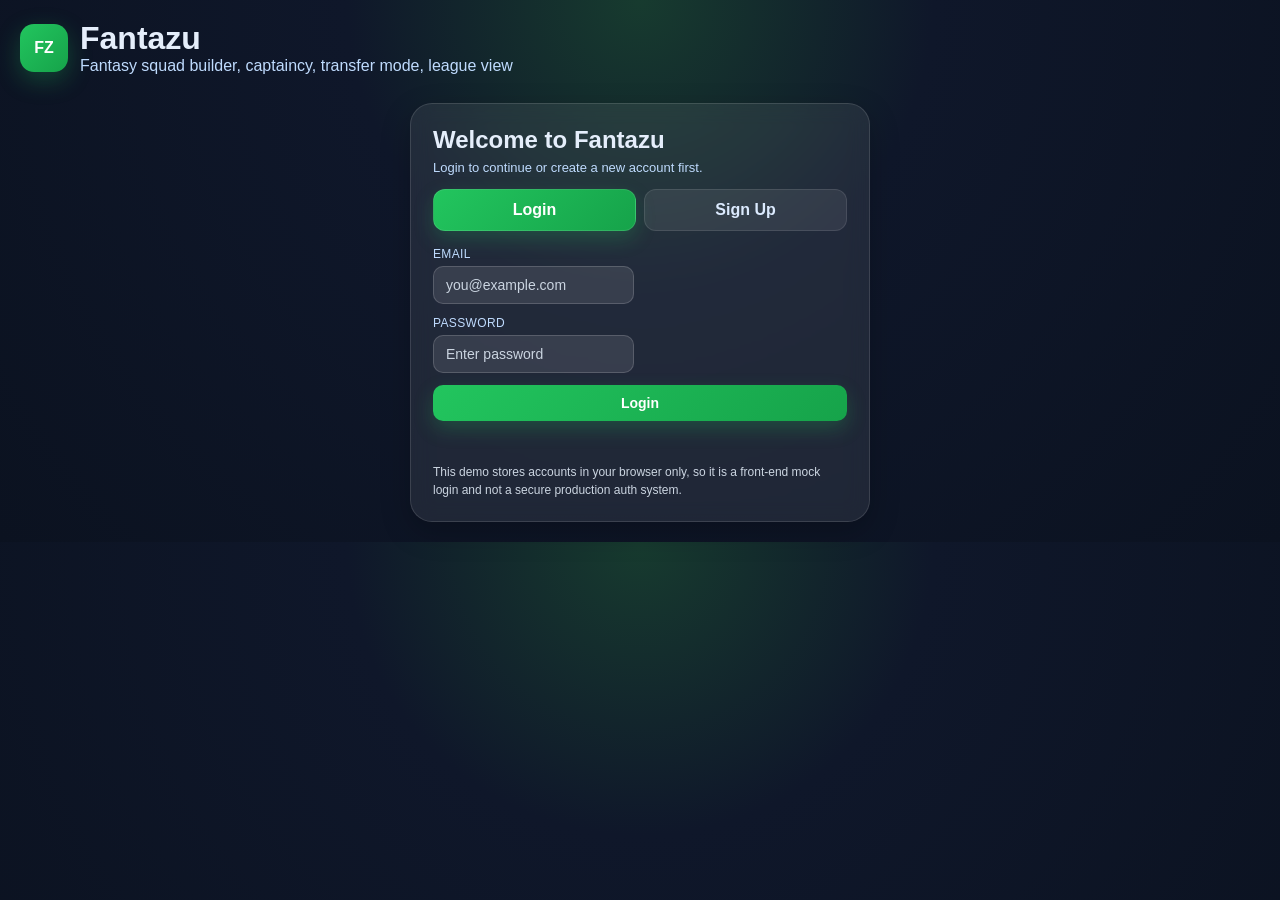
<file: fantazu_filters_ready_v2.html>
<!DOCTYPE html>
<html lang="en">
<head>
  <meta charset="UTF-8" />
  <title>Fantazu Fantasy UI</title>
  <style>
    * { box-sizing: border-box; }

    body {
      margin: 0;
      padding: 20px;
      font-family: Arial, sans-serif;
      background: radial-gradient(circle at top, #173b2f 0%, #0f172a 35%, #0b1220 100%);
      color: #e5eefb;
    }

    .container {
      max-width: 1320px;
      margin: 0 auto;
    }

    h1, h2, h3, h4 { margin-top: 0; }

    .app-title {
      display: flex;
      align-items: center;
      gap: 12px;
      margin-bottom: 18px;
    }

    .app-title-badge {
      width: 48px;
      height: 48px;
      border-radius: 14px;
      background: linear-gradient(135deg, #22c55e, #16a34a);
      display: flex;
      align-items: center;
      justify-content: center;
      font-weight: 900;
      color: white;
      box-shadow: 0 8px 24px rgba(34,197,94,0.28);
    }

    .glass {
      background: rgba(255,255,255,0.08);
      border: 1px solid rgba(255,255,255,0.12);
      box-shadow: 0 10px 30px rgba(0,0,0,0.22);
      backdrop-filter: blur(10px);
    }

    .top-bar {
      display: flex;
      flex-wrap: wrap;
      gap: 12px;
      align-items: center;
      margin-bottom: 16px;
    }

    input, select, button {
      padding: 10px 12px;
      border-radius: 10px;
      border: 1px solid rgba(255,255,255,0.16);
      font-size: 14px;
      background: rgba(255,255,255,0.1);
      color: #f8fafc;
      outline: none;
    }

    input::placeholder { color: #cbd5e1; }
    select option { color: #111827; }

    button {
      cursor: pointer;
      border: none;
      background: linear-gradient(135deg, #22c55e, #16a34a);
      color: white;
      font-weight: bold;
      box-shadow: 0 8px 20px rgba(34,197,94,0.24);
    }

    button:hover:enabled { transform: translateY(-1px); }

    button:disabled {
      background: linear-gradient(135deg, #64748b, #475569);
      box-shadow: none;
      cursor: not-allowed;
      opacity: 0.8;
    }

    .secondary-btn {
      background: linear-gradient(135deg, #3b82f6, #2563eb);
      box-shadow: 0 8px 20px rgba(59,130,246,0.24);
    }

    .summary {
      display: grid;
      grid-template-columns: repeat(5, minmax(110px, 1fr));
      gap: 10px;
      margin-bottom: 16px;
    }

    .tight-summary {
      grid-template-columns: repeat(6, minmax(0, 1fr));
      gap: 8px;
    }

    .summary-box {
      padding: 11px;
      border-radius: 14px;
    }

    .summary-box strong {
      display: block;
      margin-bottom: 4px;
      font-size: 12px;
      color: #bfdbfe;
      text-transform: uppercase;
      letter-spacing: 0.35px;
    }

    .summary-box span {
      font-size: 17px;
      font-weight: 800;
      color: white;
    }

    .layout {
      display: grid;
      grid-template-columns: 1.18fr 1fr;
      gap: 20px;
      align-items: start;
    }

    .panel {
      padding: 18px;
      border-radius: 20px;
    }

    .panel-header {
      display: flex;
      justify-content: space-between;
      gap: 12px;
      align-items: center;
      margin-bottom: 14px;
    }

    .players {
      max-height: 620px;
      overflow-y: auto;
      border-radius: 16px;
      padding: 8px;
      background: rgba(255,255,255,0.04);
      border: 1px solid rgba(255,255,255,0.08);
    }

    .player-row {
      display: flex;
      justify-content: space-between;
      align-items: center;
      gap: 12px;
      padding: 12px;
      margin-bottom: 8px;
      border-radius: 14px;
      cursor: pointer;
      background: rgba(255,255,255,0.06);
      border: 1px solid rgba(255,255,255,0.08);
      transition: 0.15s ease;
    }

    .player-row:hover {
      transform: translateY(-1px);
      background: rgba(255,255,255,0.1);
    }

    .player-row.selected {
      background: rgba(34,197,94,0.18);
      border-color: rgba(74,222,128,0.6);
      box-shadow: 0 0 0 1px rgba(74,222,128,0.28) inset;
    }

    .player-row.disabled { opacity: 0.35; }

    .player-left {
      display: flex;
      flex-direction: column;
      gap: 4px;
    }

    .player-name {
      font-weight: 800;
      color: #fff;
    }

    .player-meta {
      display: flex;
      flex-wrap: wrap;
      gap: 6px;
      font-size: 12px;
      color: #cbd5e1;
    }

    .pill {
      display: inline-flex;
      align-items: center;
      gap: 6px;
      padding: 4px 9px;
      border-radius: 999px;
      background: rgba(255,255,255,0.09);
      border: 1px solid rgba(255,255,255,0.08);
    }


    .filter-wrap {
      display: grid;
      gap: 10px;
      margin-bottom: 12px;
    }

    .filter-grid {
      display: grid;
      grid-template-columns: repeat(3, minmax(0, 1fr));
      gap: 10px;
    }

    .filter-box {
      padding: 10px;
      border-radius: 14px;
      background: rgba(255,255,255,0.05);
      border: 1px solid rgba(255,255,255,0.08);
    }

    .filter-label {
      display: block;
      font-size: 11px;
      color: #bfdbfe;
      text-transform: uppercase;
      letter-spacing: 0.35px;
      margin-bottom: 6px;
    }

    .range-box {
      padding: 12px;
      border-radius: 14px;
      background: rgba(255,255,255,0.05);
      border: 1px solid rgba(255,255,255,0.08);
    }

    .range-head {
      display: flex;
      justify-content: space-between;
      align-items: center;
      gap: 8px;
      margin-bottom: 8px;
      font-size: 12px;
      color: #dbeafe;
    }

    .range-sliders {
      position: relative;
      height: 26px;
      margin-top: 2px;
    }

    .range-slider-stack {
      position: relative;
      height: 26px;
    }

    .range-track {
      position: absolute;
      left: 0;
      right: 0;
      top: 50%;
      height: 4px;
      border-radius: 999px;
      background: rgba(255,255,255,0.18);
      transform: translateY(-50%);
      pointer-events: none;
    }

    .range-sliders input[type="range"] {
      position: absolute;
      left: 0;
      top: 0;
      width: 100%;
      height: 26px;
      padding: 0;
      margin: 0;
      background: transparent;
      border: none;
      -webkit-appearance: none;
      appearance: none;
      pointer-events: none;
    }

    .range-sliders input[type="range"]::-webkit-slider-runnable-track {
      height: 4px;
      background: transparent;
    }

    .range-sliders input[type="range"]::-moz-range-track {
      height: 4px;
      background: transparent;
    }

    .range-sliders input[type="range"]::-webkit-slider-thumb {
      -webkit-appearance: none;
      appearance: none;
      width: 18px;
      height: 18px;
      margin-top: -7px;
      border-radius: 50%;
      border: 2px solid white;
      background: #22c55e;
      box-shadow: 0 3px 8px rgba(0,0,0,0.28);
      pointer-events: auto;
      cursor: pointer;
    }

    .range-sliders input[type="range"]::-moz-range-thumb {
      width: 18px;
      height: 18px;
      border-radius: 50%;
      border: 2px solid white;
      background: #22c55e;
      box-shadow: 0 3px 8px rgba(0,0,0,0.28);
      pointer-events: auto;
      cursor: pointer;
    }

    .empty-state {
      padding: 18px;
      text-align: center;
      color: #cbd5e1;
      font-size: 13px;
    }
    .warning {
      color: #fecaca;
      font-size: 13px;
      margin-top: 10px;
    }

    .note {
      color: #cbd5e1;
      font-size: 12px;
      margin-top: 10px;
      line-height: 1.5;
    }

    .squad-groups {
      display: grid;
      gap: 14px;
    }

    .pos-group {
      padding: 12px;
      border-radius: 16px;
      background: rgba(255,255,255,0.05);
      border: 1px solid rgba(255,255,255,0.08);
    }

    .pos-group h4 {
      margin: 0 0 10px 0;
      color: #86efac;
      font-size: 14px;
      letter-spacing: 0.3px;
      text-transform: uppercase;
    }

    .slot {
      display: flex;
      justify-content: space-between;
      align-items: center;
      gap: 10px;
      min-height: 56px;
      padding: 10px;
      margin-bottom: 8px;
      border-radius: 12px;
      background: rgba(255,255,255,0.05);
      border: 1px dashed rgba(255,255,255,0.14);
    }

    .slot.filled {
      border-style: solid;
      background: rgba(59,130,246,0.12);
      border-color: rgba(96,165,250,0.3);
    }

    .slot-empty {
      color: #94a3b8;
      font-size: 13px;
    }

    .slot-actions {
      display: flex;
      gap: 8px;
      align-items: center;
    }

    .slot-remove {
      padding: 7px 10px;
      font-size: 12px;
      border-radius: 10px;
      background: linear-gradient(135deg, #ef4444, #dc2626);
      color: white;
      border: none;
      cursor: pointer;
    }

    .field-outer,
    .bench-wrap,
    .league-wrap,
    .viewer-wrap {
      max-width: 620px;
      margin: 12px auto 0;
    }

    .pitch-wrap {
      width: 100%;
      aspect-ratio: 0.72 / 1;
      padding: 18px;
      border-radius: 28px;
      background: linear-gradient(180deg, #1b9f49 0%, #157a38 100%);
      border: 1px solid rgba(255,255,255,0.16);
      box-shadow: inset 0 0 0 2px rgba(255,255,255,0.04), 0 12px 28px rgba(0,0,0,0.25);
      position: relative;
      overflow: hidden;
    }

    .pitch-lines {
      position: absolute;
      inset: 16px;
      border: 2px solid rgba(255,255,255,0.34);
      border-radius: 20px;
      pointer-events: none;
    }

    .pitch-half-line {
      position: absolute;
      left: 16px;
      right: 16px;
      top: 50%;
      height: 2px;
      background: rgba(255,255,255,0.32);
      transform: translateY(-50%);
      pointer-events: none;
    }

    .pitch-center-circle {
      position: absolute;
      left: 50%;
      top: 50%;
      width: 110px;
      height: 110px;
      border: 2px solid rgba(255,255,255,0.28);
      border-radius: 50%;
      transform: translate(-50%, -50%);
      pointer-events: none;
    }

    .pitch-center-dot {
      position: absolute;
      left: 50%;
      top: 50%;
      width: 8px;
      height: 8px;
      border-radius: 50%;
      background: rgba(255,255,255,0.75);
      transform: translate(-50%, -50%);
      pointer-events: none;
    }

    .pitch-box-top,
    .pitch-box-bottom {
      position: absolute;
      left: 50%;
      width: 46%;
      height: 14%;
      border: 2px solid rgba(255,255,255,0.28);
      transform: translateX(-50%);
      pointer-events: none;
    }

    .pitch-box-top {
      top: 16px;
      border-bottom: none;
      border-bottom-left-radius: 18px;
      border-bottom-right-radius: 18px;
    }

    .pitch-box-bottom {
      bottom: 16px;
      border-top: none;
      border-top-left-radius: 18px;
      border-top-right-radius: 18px;
    }

    .pitch-layout {
      position: relative;
      z-index: 2;
      height: 100%;
      display: grid;
      grid-template-rows: 0.95fr 1fr 1fr 0.92fr;
      align-items: center;
      justify-items: center;
      gap: 4px;
    }

    .pitch-row {
      width: 100%;
      display: flex;
      justify-content: center;
      align-items: center;
      gap: 6px;
      flex-wrap: nowrap;
    }

    .kit-card {
      width: 98px;
      position: relative;
      transition: 0.15s ease;
      flex: 0 0 auto;
    }

    .kit-card.clickable { cursor: pointer; }

    .kit-card.clickable:hover {
      transform: translateY(-2px);
    }

    .kit-card.selected-swap .kit-shell {
      box-shadow: 0 0 0 3px rgba(59,130,246,0.5), 0 12px 24px rgba(0,0,0,0.26);
    }

    .kit-shell {
      position: relative;
      min-height: 126px;
      border-radius: 20px 20px 16px 16px;
      overflow: hidden;
      box-shadow: 0 10px 24px rgba(0,0,0,0.28);
      background: rgba(255,255,255,0.12);
    }

    .shirt-top {
      position: relative;
      height: 84px;
      clip-path: polygon(5% 16%, 24% 8%, 31% 0%, 69% 0%, 76% 8%, 95% 16%, 100% 43%, 90% 51%, 86% 94%, 64% 94%, 64% 100%, 36% 100%, 36% 94%, 14% 94%, 10% 51%, 0% 43%);
      box-shadow: inset 0 -10px 16px rgba(0,0,0,0.12);
    }

    .shirt-collar {
      position: absolute;
      left: 50%;
      top: 5px;
      width: 28px;
      height: 16px;
      background: rgba(255,255,255,0.22);
      border-bottom-left-radius: 14px;
      border-bottom-right-radius: 14px;
      transform: translateX(-50%);
    }

    .kit-logo-img {
      position: absolute;
      top: 8px;
      left: 8px;
      width: 22px;
      height: 22px;
      object-fit: contain;
      background: rgba(255,255,255,0.92);
      border-radius: 50%;
      padding: 2px;
      box-shadow: 0 4px 10px rgba(0,0,0,0.18);
    }

    .badge-c {
      position: absolute;
      right: 8px;
      top: 8px;
      width: 22px;
      height: 22px;
      border-radius: 999px;
      font-weight: 900;
      font-size: 11px;
      display: flex;
      align-items: center;
      justify-content: center;
      color: #111827;
      box-shadow: 0 4px 10px rgba(0,0,0,0.18);
      background: #facc15;
    }

    .kit-body {
      padding: 8px 8px 10px;
      background: linear-gradient(180deg, rgba(255,255,255,0.12), rgba(255,255,255,0.06));
      text-align: center;
      min-height: 48px;
    }

    .kit-name {
      font-weight: 900;
      font-size: 11px;
      line-height: 1.15;
      margin-bottom: 4px;
      color: white;
      text-shadow: 0 2px 8px rgba(0,0,0,0.22);
    }

    .kit-team {
      font-size: 9px;
      opacity: 0.96;
      margin-bottom: 4px;
    }

    .kit-stats {
      font-size: 9px;
      line-height: 1.32;
      opacity: 0.98;
    }

    .bench-crossed {
      text-decoration: line-through;
      text-decoration-thickness: 1.5px;
      opacity: 0.8;
    }


    .card-action-btn {
      margin-top: 6px;
      padding: 5px 8px;
      font-size: 10px;
      border-radius: 8px;
      background: rgba(255,255,255,0.16);
      box-shadow: none;
      border: 1px solid rgba(255,255,255,0.16);
    }

    .player-modal-backdrop {
      position: fixed;
      inset: 0;
      background: rgba(3, 8, 20, 0.7);
      display: flex;
      align-items: center;
      justify-content: center;
      padding: 18px;
      z-index: 9999;
    }

    .player-modal-card {
      width: min(520px, 100%);
      border-radius: 22px;
      padding: 18px;
    }

    .player-modal-head {
      display: flex;
      justify-content: space-between;
      gap: 12px;
      align-items: flex-start;
      margin-bottom: 14px;
    }

    .player-modal-grid {
      display: grid;
      grid-template-columns: repeat(2, minmax(0, 1fr));
      gap: 10px;
      margin-top: 14px;
    }

    .player-modal-item {
      padding: 10px;
      border-radius: 14px;
      background: rgba(255,255,255,0.05);
      border: 1px solid rgba(255,255,255,0.08);
    }

    .player-modal-item strong {
      display: block;
      color: #bfdbfe;
      font-size: 11px;
      margin-bottom: 4px;
      text-transform: uppercase;
      letter-spacing: 0.35px;
    }
    .controls-box,
    .formation-box,
    .league-box,
    .viewer-box {
      padding: 16px;
      border-radius: 18px;
      margin-top: 16px;
    }

    .helper-line {
      font-size: 13px;
      color: #dbeafe;
      line-height: 1.5;
    }

    .bench-grid {
      display: grid;
      grid-template-columns: repeat(4, minmax(0, 1fr));
      gap: 8px;
      margin-top: 12px;
    }

    .bench-grid .kit-card {
      width: 100%;
      max-width: 104px;
      justify-self: center;
    }

    .bench-grid .kit-shell { min-height: 118px; }
    .bench-grid .shirt-top { height: 76px; }

    .league-list {
      display: grid;
      gap: 10px;
    }

    .league-team-row {
      display: grid;
      grid-template-columns: 1fr auto auto;
      gap: 10px;
      align-items: center;
      padding: 12px;
      border-radius: 14px;
      background: rgba(255,255,255,0.06);
      border: 1px solid rgba(255,255,255,0.08);
    }

    .league-team-row.active {
      background: rgba(59,130,246,0.16);
      border-color: rgba(96,165,250,0.32);
    }

    .league-team-name {
      font-weight: 800;
      color: #fff;
    }

    .league-team-points {
      font-weight: 900;
      color: #fde68a;
      min-width: 78px;
      text-align: right;
    }

    .mini-heading {
      margin-bottom: 10px;
      color: #bfdbfe;
      font-size: 13px;
      text-transform: uppercase;
      letter-spacing: 0.4px;
    }


    .danger-btn {
      background: linear-gradient(135deg, #ef4444, #dc2626);
      box-shadow: 0 8px 20px rgba(239,68,68,0.2);
    }

    .auth-wrap {
      max-width: 460px;
      margin: 28px auto 0;
    }

    .auth-card {
      padding: 22px;
      border-radius: 22px;
    }

    .auth-tabs {
      display: grid;
      grid-template-columns: 1fr 1fr;
      gap: 8px;
      margin-bottom: 16px;
    }

    .auth-tab {
      text-align: center;
      padding: 11px 12px;
      border-radius: 12px;
      background: rgba(255,255,255,0.08);
      border: 1px solid rgba(255,255,255,0.1);
      color: #dbeafe;
      cursor: pointer;
      font-weight: 700;
    }

    .auth-tab.active {
      background: linear-gradient(135deg, #22c55e, #16a34a);
      color: white;
      box-shadow: 0 8px 20px rgba(34,197,94,0.22);
    }

    .auth-grid {
      display: grid;
      gap: 12px;
    }

    .auth-grid.two {
      grid-template-columns: 1fr 1fr;
    }

    .auth-label {
      font-size: 12px;
      color: #bfdbfe;
      margin-bottom: 5px;
      display: block;
      text-transform: uppercase;
      letter-spacing: 0.35px;
    }

    .auth-note {
      font-size: 12px;
      color: #cbd5e1;
      line-height: 1.5;
      margin-top: 10px;
    }

    .auth-message {
      min-height: 20px;
      margin-top: 12px;
      font-size: 13px;
    }

    .auth-message.error { color: #fecaca; }
    .auth-message.success { color: #bbf7d0; }


    @media (max-width: 860px) {
      .filter-grid {
        grid-template-columns: 1fr;
      }

      .player-modal-grid {
        grid-template-columns: 1fr;
      }
    }

    @media (max-width: 1020px) {
      .layout {
        grid-template-columns: 1fr;
      }

      .summary {
        grid-template-columns: repeat(2, minmax(120px, 1fr));
      }

      .tight-summary {
        grid-template-columns: repeat(3, minmax(0, 1fr));
      }
    }

    @media (max-width: 760px) {
      .bench-grid {
        grid-template-columns: repeat(2, minmax(0, 1fr));
      }

      .field-outer,
      .bench-wrap,
      .league-wrap,
      .viewer-wrap {
        max-width: 100%;
      }
    }

    @media (max-width: 640px) {
      .summary {
        grid-template-columns: 1fr;
      }

      .league-team-row {
        grid-template-columns: 1fr;
      }

      .tight-summary {
        grid-template-columns: repeat(2, minmax(0, 1fr));
      }

      .kit-card {
        width: 84px;
      }

      .kit-shell {
        min-height: 114px;
      }

      .shirt-top {
        height: 68px;
      }

      .pitch-row {
        gap: 4px;
      }
    }
  </style>
</head>
<body>
  <div class="container">
    <div class="app-title">
      <div class="app-title-badge">FZ</div>
      <div>
        <h1 style="margin:0;">Fantazu</h1>
        <div style="color:#bfdbfe;">Fantasy squad builder, captaincy, transfer mode, league view</div>
      </div>
    </div>

    <div id="app"></div>
  </div>

  <script>
    const budget = 1000;
    const squadLimits = { GK: 2, DEF: 5, MID: 5, FWD: 3 };
    const maxPerTeam = 4;

    const starterRules = {
      total: 11,
      GK: 1,
      minDEF: 3,
      minMID: 2,
      minFWD: 1
    };

    const possibleFormations = [
      { DEF: 3, MID: 4, FWD: 3 },
      { DEF: 3, MID: 5, FWD: 2 },
      { DEF: 4, MID: 4, FWD: 2 },
      { DEF: 4, MID: 3, FWD: 3 },
      { DEF: 4, MID: 5, FWD: 1 },
      { DEF: 5, MID: 3, FWD: 2 },
      { DEF: 5, MID: 4, FWD: 1 },
      { DEF: 5, MID: 2, FWD: 3 }
    ];

    const teamStyle = {
      "Real Madrid": {
        colors: ["#ffffff", "#d9b34a"],
        logo: "https://upload.wikimedia.org/wikipedia/en/5/56/Real_Madrid_CF.svg"
      },
      "Barcelona": {
        colors: ["#1f4aa8", "#8c1b4d"],
        logo: "https://upload.wikimedia.org/wikipedia/en/4/47/FC_Barcelona_%28crest%29.svg"
      },
      "PSG": {
        colors: ["#0b2d6b", "#c8102e"],
        logo: "https://upload.wikimedia.org/wikipedia/en/a/a7/Paris_Saint-Germain_F.C..svg"
      },
      "Bayern": {
        colors: ["#d91e36", "#1e5fbf"],
        logo: "https://1000logos.net/wp-content/uploads/2018/05/Bayern-Munchen-Logo.png"
      },
      "Liverpool": {
        colors: ["#c8102e", "#7a1020"],
        logo: "https://1000logos.net/wp-content/uploads/2017/04/Logo-Liverpool.png"
      },
      "Arsenal": {
        colors: ["#d81920", "#9b1219"],
        logo: "https://upload.wikimedia.org/wikipedia/en/5/53/Arsenal_FC.svg"
      },
      "Atletico": {
        colors: ["#d81e34", "#1f4fb8"],
        logo: "https://1000logos.net/wp-content/uploads/2018/05/Atletico-Madrid-Logo.png"
      },
      "Sporting": {
        colors: ["#0d8b3d", "#0a5e2a"],
        logo: "https://cdn.brandfetch.io/idNWw1XaNT/w/820/h/1082/theme/dark/logo.png?c=1bxid64Mup7aczewSAYMX&t=1766960749811"
      }
    };

    const players = [
       { id: 1,name: "Thibaut Courtois",       team: "Real Madrid", pos: "GK",  price: 10 },
  { id: 2,  name: "Andriy Lunin",            team: "Real Madrid", pos: "GK",  price: 6 },
  { id: 3,  name: "Dani Carvajal",           team: "Real Madrid", pos: "DEF", price: 7 },
  { id: 4,  name: "Éder Militão",            team: "Real Madrid", pos: "DEF", price: 8 },
  { id: 5,  name: "David Alaba",             team: "Real Madrid", pos: "DEF", price: 8 },
  { id: 6,  name: "Trent Alexander-Arnold",  team: "Real Madrid", pos: "DEF", price: 9 },
  { id: 7,  name: "Raúl Asencio",            team: "Real Madrid", pos: "DEF", price: 7 },
  { id: 8,  name: "Álvaro Carreras",         team: "Real Madrid", pos: "DEF", price: 8 },
  { id: 9,  name: "Fran García",             team: "Real Madrid", pos: "DEF", price: 7 },
  { id: 10, name: "Antonio Rüdiger",         team: "Real Madrid", pos: "DEF", price: 8 },
  { id: 11, name: "Ferland Mendy",           team: "Real Madrid", pos: "DEF", price: 7 },
  { id: 12, name: "Dean Huijsen",            team: "Real Madrid", pos: "DEF", price: 8 },
  { id: 13, name: "Jude Bellingham",         team: "Real Madrid", pos: "MID", price: 10 },
  { id: 14, name: "Eduardo Camavinga",       team: "Real Madrid", pos: "MID", price: 9 },
  { id: 15, name: "Federico Valverde",       team: "Real Madrid", pos: "MID", price: 9 },
  { id: 16, name: "Aurélien Tchouaméni",     team: "Real Madrid", pos: "MID", price: 9 },
  { id: 17, name: "Arda Güler",              team: "Real Madrid", pos: "MID", price: 9 },
  { id: 18, name: "Daniel Ceballos",         team: "Real Madrid", pos: "MID", price: 8 },
  { id: 19, name: "Vinícius Júnior",         team: "Real Madrid", pos: "FWD", price: 10 },
  { id: 20, name: "Kylian Mbappé",           team: "Real Madrid", pos: "FWD", price: 10 },
  { id: 21, name: "Rodrygo Goes",            team: "Real Madrid", pos: "FWD", price: 9 },
  { id: 22, name: "Gonzalo García Torres",   team: "Real Madrid", pos: "FWD", price: 8 },
  { id: 23, name: "Brahim Díaz",             team: "Real Madrid", pos: "FWD", price: 8 },
  { id: 24, name: "Franco Mastantuono",      team: "Real Madrid", pos: "FWD", price: 9 },

  {id:25,name:"Joan García",team:"Barcelona",pos:"GK",price:8},
  {id:26,name:"Wojciech Szczęsny",team:"Barcelona",pos:"GK",price:8},
  {id:27,name:"João Cancelo",team:"Barcelona",pos:"DEF",price:8},
  {id:28,name:"Alejandro Balde",team:"Barcelona",pos:"DEF",price:8},
  {id:29,name:"Ronald Araújo",team:"Barcelona",pos:"DEF",price:8},
  {id:30,name:"Pau Cubarsí",team:"Barcelona",pos:"DEF",price:8},
  {id:31,name:"Andreas Christensen",team:"Barcelona",pos:"DEF",price:7},
  {id:32,name:"Gerard Martín",team:"Barcelona",pos:"DEF",price:7},
  {id:33,name:"Jules Koundé",team:"Barcelona",pos:"DEF",price:8},
  {id:34,name:"Eric García",team:"Barcelona",pos:"DEF",price:7},
  {id:35,name:"Gavi",team:"Barcelona",pos:"MID",price:9},
  {id:36,name:"Pedri",team:"Barcelona",pos:"MID",price:10},
  {id:37,name:"Fermín López",team:"Barcelona",pos:"MID",price:8},
  {id:38,name:"Marc Casadó",team:"Barcelona",pos:"MID",price:8},
  {id:39,name:"Dani Olmo",team:"Barcelona",pos:"MID",price:9},
  {id:40,name:"Frenkie de Jong",team:"Barcelona",pos:"MID",price:9},
  {id:41,name:"Marc Bernal",team:"Barcelona",pos:"MID",price:8},
  {id:42,name:"Ferran Torres",team:"Barcelona",pos:"FWD",price:8},
  {id:43,name:"Robert Lewandowski",team:"Barcelona",pos:"FWD",price:10},
  {id:44,name:"Lamine Yamal",team:"Barcelona",pos:"FWD",price:10},
  {id:45,name:"Raphinha",team:"Barcelona",pos:"FWD",price:9},
  {id:46,name:"Marcus Rashford",team:"Barcelona",pos:"FWD",price:9},
  {id:47,name:"Roony Bardghji",team:"Barcelona",pos:"FWD",price:8},

  {id:48,name:"Lucas Chevalier",team:"PSG",pos:"GK",price:8},
  {id:49,name:"Matvey Safonov",team:"PSG",pos:"GK",price:8},
  {id:50,name:"Renato Marin",team:"PSG",pos:"GK",price:7},
  {id:51,name:"Achraf Hakimi",team:"PSG",pos:"DEF",price:8},
  {id:52,name:"Marquinhos",team:"PSG",pos:"DEF",price:8},
  {id:53,name:"Illia Zabarnyi",team:"PSG",pos:"DEF",price:8},
  {id:54,name:"Lucas Hernández",team:"PSG",pos:"DEF",price:8},
  {id:55,name:"Nuno Mendes",team:"PSG",pos:"DEF",price:9},
  {id:56,name:"Lucas Beraldo",team:"PSG",pos:"DEF",price:8},
  {id:57,name:"Willian Pacho",team:"PSG",pos:"DEF",price:8},
  {id:58,name:"Fabián Ruiz",team:"PSG",pos:"MID",price:8},
  {id:59,name:"Vitinha",team:"PSG",pos:"MID",price:9},
  {id:60,name:"Kang-In Lee",team:"PSG",pos:"MID",price:8},
  {id:61,name:"Warren Zaïre-Emery",team:"PSG",pos:"MID",price:8},
  {id:62,name:"João Neves",team:"PSG",pos:"MID",price:9},
  {id:63,name:"Senny Mayulu",team:"PSG",pos:"MID",price:8},
  {id:64,name:"Désiré Doué",team:"PSG",pos:"MID",price:9},
  {id:65,name:"Dro Fernández",team:"PSG",pos:"MID",price:7},
  {id:66,name:"Khvicha Kvaratskhelia",team:"PSG",pos:"FWD",price:10},
  {id:67,name:"Gonçalo Ramos",team:"PSG",pos:"FWD",price:8},
  {id:68,name:"Ousmane Dembélé",team:"PSG",pos:"FWD",price:10},
  {id:69,name:"Bradley Barcola",team:"PSG",pos:"FWD",price:9},
  {id:70,name:"Ibrahim Mbaye",team:"PSG",pos:"FWD",price:7},
  {id:71,name:"Quentin Ndjantou",team:"PSG",pos:"FWD",price:7},

     
  {id:72,name:"Manuel Neuer",team:"Bayern",pos:"GK",price:9},
  {id:73,name:"Sven Ulreich",team:"Bayern",pos:"GK",price:7},
  {id:74,name:"Jonas Urbig",team:"Bayern",pos:"GK",price:8},
  {id:75,name:"Leon Klanac",team:"Bayern",pos:"GK",price:6},
  {id:76,name:"Dayot Upamecano",team:"Bayern",pos:"DEF",price:8},
  {id:77,name:"Minjae Kim",team:"Bayern",pos:"DEF",price:8},
  {id:78,name:"Jonathan Tah",team:"Bayern",pos:"DEF",price:8},
  {id:79,name:"Alphonso Davies",team:"Bayern",pos:"DEF",price:9},
  {id:80,name:"Hiroki Ito",team:"Bayern",pos:"DEF",price:7},
  {id:81,name:"Raphaël Guerreiro",team:"Bayern",pos:"DEF",price:8},
  {id:82,name:"Josip Stanišić",team:"Bayern",pos:"DEF",price:7},
  {id:83,name:"Joshua Kimmich",team:"Bayern",pos:"MID",price:9},
  {id:84,name:"Leon Goretzka",team:"Bayern",pos:"MID",price:8},
  {id:85,name:"Jamal Musiala",team:"Bayern",pos:"MID",price:10},
  {id:86,name:"Tom Bischof",team:"Bayern",pos:"MID",price:7},
  {id:87,name:"Konrad Laimer",team:"Bayern",pos:"MID",price:8},
  {id:88,name:"Lennart Karl",team:"Bayern",pos:"MID",price:7},
  {id:89,name:"Aleksandar Pavlović",team:"Bayern",pos:"MID",price:8},
  {id:90,name:"Serge Gnabry",team:"Bayern",pos:"FWD",price:8},
  {id:91,name:"Harry Kane",team:"Bayern",pos:"FWD",price:10},
  {id:92,name:"Nicolas Jackson",team:"Bayern",pos:"FWD",price:8},
  {id:93,name:"Luis Díaz",team:"Bayern",pos:"FWD",price:9},
  {id:94,name:"Michael Olise",team:"Bayern",pos:"FWD",price:9},

  {id:95,name:"Alisson Becker",team:"Liverpool",pos:"GK",price:10},
  {id:96,name:"Giorgi Mamardashvili",team:"Liverpool",pos:"GK",price:9},
  {id:97,name:"Freddie Woodman",team:"Liverpool",pos:"GK",price:7},
  {id:98,name:"Armin Pecsi",team:"Liverpool",pos:"GK",price:6},
  {id:99,name:"Joe Gomez",team:"Liverpool",pos:"DEF",price:8},
  {id:100,name:"Virgil van Dijk",team:"Liverpool",pos:"DEF",price:9},
  {id:101,name:"Ibrahima Konaté",team:"Liverpool",pos:"DEF",price:8},
  {id:102,name:"Milos Kerkez",team:"Liverpool",pos:"DEF",price:8},
  {id:103,name:"Conor Bradley",team:"Liverpool",pos:"DEF",price:7},
  {id:104,name:"Jeremie Frimpong",team:"Liverpool",pos:"DEF",price:8},
  {id:105,name:"Andy Robertson",team:"Liverpool",pos:"DEF",price:8},
  {id:106,name:"Giovanni Leoni",team:"Liverpool",pos:"DEF",price:7},
  {id:107,name:"Alexis Mac Allister",team:"Liverpool",pos:"MID",price:9},
  {id:108,name:"Florian Wirtz",team:"Liverpool",pos:"MID",price:10},
  {id:109,name:"Ryan Gravenberch",team:"Liverpool",pos:"MID",price:9},
  {id:110,name:"Dominik Szoboszlai",team:"Liverpool",pos:"MID",price:8},
  {id:111,name:"Curtis Jones",team:"Liverpool",pos:"MID",price:8},
  {id:112,name:"Wataru Endo",team:"Liverpool",pos:"MID",price:7},
  {id:113,name:"Mohamed Salah",team:"Liverpool",pos:"FWD",price:10},
  {id:114,name:"Cody Gakpo",team:"Liverpool",pos:"FWD",price:9},
  {id:115,name:"Alexander Isak",team:"Liverpool",pos:"FWD",price:10},
  {id:116,name:"Hugo Ekitike",team:"Liverpool",pos:"FWD",price:9},
  {id:117,name:"Federico Chiesa",team:"Liverpool",pos:"FWD",price:8},

  {id:118,name:"David Raya",team:"Arsenal",pos:"GK",price:8},
  {id:119,name:"Kepa Arrizabalaga",team:"Arsenal",pos:"GK",price:8},
  {id:120,name:"Tommy Setford",team:"Arsenal",pos:"GK",price:7},
  {id:121,name:"William Saliba",team:"Arsenal",pos:"DEF",price:9},
  {id:122,name:"Cristhian Mosquera",team:"Arsenal",pos:"DEF",price:8},
  {id:123,name:"Ben White",team:"Arsenal",pos:"DEF",price:8},
  {id:124,name:"Piero Hincapié",team:"Arsenal",pos:"DEF",price:8},
  {id:125,name:"Gabriel Magalhães",team:"Arsenal",pos:"DEF",price:8},
  {id:126,name:"Jurrien Timber",team:"Arsenal",pos:"DEF",price:8},
  {id:127,name:"Riccardo Calafiori",team:"Arsenal",pos:"DEF",price:8},
  {id:128,name:"Myles Lewis-Skelly",team:"Arsenal",pos:"DEF",price:8},
  {id:129,name:"Martin Ødegaard",team:"Arsenal",pos:"MID",price:9},
  {id:130,name:"Declan Rice",team:"Arsenal",pos:"MID",price:9},
  {id:131,name:"Martin Zubimendi",team:"Arsenal",pos:"MID",price:9},
  {id:132,name:"Mikel Merino",team:"Arsenal",pos:"MID",price:8},
  {id:133,name:"Christian Nørgaard",team:"Arsenal",pos:"MID",price:8},
  {id:134,name:"Ethan Nwaneri",team:"Arsenal",pos:"MID",price:8},
  {id:135,name:"Eberechi Eze",team:"Arsenal",pos:"MID",price:9},
  {id:136,name:"Max Dowman",team:"Arsenal",pos:"MID",price:7},
  {id:137,name:"Bukayo Saka",team:"Arsenal",pos:"FWD",price:10},
  {id:138,name:"Viktor Gyökeres",team:"Arsenal",pos:"FWD",price:10},
  {id:139,name:"Kai Havertz",team:"Arsenal",pos:"FWD",price:9},
  {id:140,name:"Gabriel Martinelli",team:"Arsenal",pos:"FWD",price:8},
  {id:141,name:"Leandro Trossard",team:"Arsenal",pos:"FWD",price:8},
  {id:142,name:"Noni Madueke",team:"Arsenal",pos:"FWD",price:8},

  {id:143,name:"Juan Musso",team:"Atletico",pos:"GK",price:8},
  {id:144,name:"Jan Oblak",team:"Atletico",pos:"GK",price:9},
  {id:145,name:"José María Giménez",team:"Atletico",pos:"DEF",price:8},
  {id:146,name:"Matteo Ruggeri",team:"Atletico",pos:"DEF",price:8},
  {id:147,name:"Clément Lenglet",team:"Atletico",pos:"DEF",price:8},
  {id:148,name:"Nahuel Molina",team:"Atletico",pos:"DEF",price:8},
  {id:149,name:"Dávid Hancko",team:"Atletico",pos:"DEF",price:8},
  {id:150,name:"Marc Pubill",team:"Atletico",pos:"DEF",price:7},
  {id:151,name:"Robin Le Normand",team:"Atletico",pos:"DEF",price:8},
  {id:152,name:"Javi Mendoza",team:"Atletico",pos:"DEF",price:7},
  {id:153,name:"Johnny Cardoso",team:"Atletico",pos:"MID",price:8},
  {id:154,name:"Koke",team:"Atletico",pos:"MID",price:8},
  {id:155,name:"Pablo Barrios",team:"Atletico",pos:"MID",price:8},
  {id:156,name:"Álex Baena",team:"Atletico",pos:"MID",price:9},
  {id:157,name:"Marcos Llorente",team:"Atletico",pos:"MID",price:8},
  {id:158,name:"Obed Vargas",team:"Atletico",pos:"MID",price:7},
  {id:159,name:"Nicolò Rovella",team:"Atletico",pos:"MID",price:8},
  {id:160,name:"Thiago Almada",team:"Atletico",pos:"MID",price:9},
  {id:161,name:"Giuliano Simeone",team:"Atletico",pos:"MID",price:8},
  {id:162,name:"Antoine Griezmann",team:"Atletico",pos:"FWD",price:10},
  {id:163,name:"Alexander Sørloth",team:"Atletico",pos:"FWD",price:9},
  {id:164,name:"Julián Álvarez",team:"Atletico",pos:"FWD",price:10},
  {id:165,name:"Ademola Lookman",team:"Atletico",pos:"FWD",price:9},

  {id:166,name:"Rui Silva",team:"Sporting",pos:"GK",price:8},
  {id:167,name:"João Virgínia",team:"Sporting",pos:"GK",price:7},
  {id:168,name:"Diego Callai",team:"Sporting",pos:"GK",price:6},
  {id:169,name:"Francisco Silva",team:"Sporting",pos:"GK",price:6},
  {id:170,name:"Zeno Debast",team:"Sporting",pos:"DEF",price:8},
  {id:171,name:"Nuno Santos",team:"Sporting",pos:"DEF",price:7},
  {id:172,name:"Georgios Vagiannidis",team:"Sporting",pos:"DEF",price:7},
  {id:173,name:"Maxi Araújo",team:"Sporting",pos:"DEF",price:8},
  {id:174,name:"Iván Fresneda",team:"Sporting",pos:"DEF",price:7},
  {id:175,name:"Gonçalo Inácio",team:"Sporting",pos:"DEF",price:8},
  {id:176,name:"Ousmane Diomande",team:"Sporting",pos:"DEF",price:8},
  {id:177,name:"Eduardo Quaresma",team:"Sporting",pos:"DEF",price:7},
  {id:178,name:"Ricardo Mangas",team:"Sporting",pos:"DEF",price:7},
  {id:179,name:"Hidemasa Morita",team:"Sporting",pos:"MID",price:8},
  {id:180,name:"Pedro Gonçalves",team:"Sporting",pos:"MID",price:9},
  {id:181,name:"Giorgi Kochorashvili",team:"Sporting",pos:"MID",price:8},
  {id:182,name:"Daniel Bragança",team:"Sporting",pos:"MID",price:7},
  {id:183,name:"Morten Hjulmand",team:"Sporting",pos:"MID",price:9},
  {id:184,name:"João Simões",team:"Sporting",pos:"MID",price:7},
  {id:185,name:"Geovany Quenda",team:"Sporting",pos:"FWD",price:9},
  {id:186,name:"Geny Catamo",team:"Sporting",pos:"FWD",price:8},
  {id:187,name:"Souleymane Faye",team:"Sporting",pos:"FWD",price:7},
  {id:188,name:"Francisco Trincão",team:"Sporting",pos:"FWD",price:9},
  {id:189,name:"Luís Guilherme",team:"Sporting",pos:"FWD",price:7},
  {id:190,name:"Fotis Ioannidis",team:"Sporting",pos:"FWD",price:8},
  {id:191,name:"Luis Suárez",team:"Sporting",pos:"FWD",price:9}

    ];

    const PRICE_MIN_BOUND = Math.min(...players.map(p => p.price));
    const PRICE_MAX_BOUND = Math.max(...players.map(p => p.price));
    const POSITION_ORDER = { GK: 1, DEF: 2, MID: 3, FWD: 4 };

    let selected = [];
    let draftTeamName = "";
    let teamName = "";
    let starterIds = [];
    let captain = null;
    let totalPoints = 0;
    let currentRound = 0;
    let userLastRoundPoints = {};
    let userPlayerTotalPoints = {};
    let playersScrollTop = 0;
    let swapSelection = null;
    let viewedLeagueTeamId = null;
    let currentUser = null;
    let authMode = "login";
    let creationTeamFilter = "ALL";
    let creationPositionFilter = "ALL";
    let creationSortBy = "DEFAULT";
    let creationMinPrice = PRICE_MIN_BOUND;
    let creationMaxPrice = PRICE_MAX_BOUND;
    let activePlayerModalId = null;

    const USERS_STORAGE_KEY = "fantazu_users_v1";
    const SESSION_STORAGE_KEY = "fantazu_session_v1";

    function getPlayer(id) {
      return players.find(p => p.id === id);
    }

    function resetGameState() {
      selected = [];
      starterIds = [];
      captain = null;
      totalPoints = 0;
      currentRound = 0;
      userLastRoundPoints = {};
      userPlayerTotalPoints = {};
      playersScrollTop = 0;
      swapSelection = null;
      viewedLeagueTeamId = leagueTeams.length ? leagueTeams[0].id : null;
      draftTeamName = currentUser ? currentUser.teamName : "";
      teamName = "";
      creationTeamFilter = "ALL";
      creationPositionFilter = "ALL";
      creationSortBy = "DEFAULT";
      creationMinPrice = PRICE_MIN_BOUND;
      creationMaxPrice = PRICE_MAX_BOUND;
      activePlayerModalId = null;
    }

    function getStoredUsers() {
      try {
        return JSON.parse(localStorage.getItem(USERS_STORAGE_KEY) || "[]");
      } catch (e) {
        return [];
      }
    }

    function saveStoredUsers(users) {
      localStorage.setItem(USERS_STORAGE_KEY, JSON.stringify(users));
    }

    function getSessionEmail() {
      return localStorage.getItem(SESSION_STORAGE_KEY) || "";
    }

    function setSessionEmail(email) {
      localStorage.setItem(SESSION_STORAGE_KEY, email);
    }

    function clearSessionEmail() {
      localStorage.removeItem(SESSION_STORAGE_KEY);
    }

    function isValidEmail(email) {
      return /^[^\s@]+@[^\s@]+\.[^\s@]+$/.test(email);
    }

    function isStrongPassword(password) {
      return /^(?=.*[A-Z])(?=.*[^A-Za-z0-9]).{8,}$/.test(password);
    }

    function setAuthMode(mode) {
      authMode = mode;
      renderAuth();
    }

    function showAuthMessage(message, type = "error") {
      const el = document.getElementById("authMessage");
      if (!el) return;
      el.className = `auth-message ${type}`;
      el.textContent = message;
    }

    function signupUser() {
      const teamNameInput = document.getElementById("signupTeamName")?.value.trim() || "";
      const birthDate = document.getElementById("signupBirthDate")?.value || "";
      const email = (document.getElementById("signupEmail")?.value || "").trim().toLowerCase();
      const password = document.getElementById("signupPassword")?.value || "";
      const confirmPassword = document.getElementById("signupConfirmPassword")?.value || "";

      if (!teamNameInput) return showAuthMessage("Enter your team name.");
      if (!birthDate) return showAuthMessage("Enter your birth date.");
      if (!isValidEmail(email)) return showAuthMessage("Enter a valid email address.");
      if (!isStrongPassword(password)) return showAuthMessage("Password must be at least 8 characters and include 1 capital letter and 1 symbol.");
      if (password !== confirmPassword) return showAuthMessage("Passwords do not match.");

      const users = getStoredUsers();
      if (users.some(user => user.email === email)) return showAuthMessage("An account with this email already exists.");

      const newUser = { teamName: teamNameInput, birthDate, email, password };
      users.push(newUser);
      saveStoredUsers(users);
      currentUser = newUser;
      setSessionEmail(email);
      resetGameState();
      renderCreation();
    }

    function loginUser() {
      const email = (document.getElementById("loginEmail")?.value || "").trim().toLowerCase();
      const password = document.getElementById("loginPassword")?.value || "";

      if (!isValidEmail(email)) return showAuthMessage("Enter a valid email address.");
      if (!password) return showAuthMessage("Enter your password.");

      const user = getStoredUsers().find(u => u.email === email && u.password === password);
      if (!user) return showAuthMessage("Wrong email or password.");

      currentUser = user;
      setSessionEmail(email);
      resetGameState();
      renderCreation();
    }

    function logoutUser() {
      currentUser = null;
      clearSessionEmail();
      resetGameState();
      authMode = "login";
      renderAuth();
    }

    function loadSessionUser() {
      const email = getSessionEmail();
      if (!email) return null;
      return getStoredUsers().find(user => user.email === email) || null;
    }

    function renderAuth() {
      const app = document.getElementById("app");
      app.innerHTML = `
        <div class="auth-wrap">
          <div class="auth-card glass">
            <h2 style="margin-bottom:6px;">Welcome to Fantazu</h2>
            <div style="color:#bfdbfe;font-size:13px;margin-bottom:14px;">Login to continue or create a new account first.</div>

            <div class="auth-tabs">
              <div class="auth-tab ${authMode === "login" ? "active" : ""}" onclick="setAuthMode('login')">Login</div>
              <div class="auth-tab ${authMode === "signup" ? "active" : ""}" onclick="setAuthMode('signup')">Sign Up</div>
            </div>

            ${authMode === "login" ? `
              <div class="auth-grid">
                <div>
                  <label class="auth-label">Email</label>
                  <input id="loginEmail" type="email" placeholder="you@example.com" />
                </div>
                <div>
                  <label class="auth-label">Password</label>
                  <input id="loginPassword" type="password" placeholder="Enter password" />
                </div>
                <button onclick="loginUser()">Login</button>
              </div>
            ` : `
              <div class="auth-grid two">
                <div>
                  <label class="auth-label">Team Name</label>
                  <input id="signupTeamName" type="text" placeholder="Enter team name" />
                </div>
                <div>
                  <label class="auth-label">Birth Date</label>
                  <input id="signupBirthDate" type="date" />
                </div>
              </div>
              <div class="auth-grid" style="margin-top:12px;">
                <div>
                  <label class="auth-label">Email</label>
                  <input id="signupEmail" type="email" placeholder="you@example.com" />
                </div>
                <div>
                  <label class="auth-label">Password</label>
                  <input id="signupPassword" type="password" placeholder="Minimum 8 characters, 1 capital, 1 symbol" />
                </div>
                <div>
                  <label class="auth-label">Retype Password</label>
                  <input id="signupConfirmPassword" type="password" placeholder="Retype password" />
                </div>
                <button onclick="signupUser()">Create Account</button>
              </div>
            `}

            <div id="authMessage" class="auth-message"></div>
            <div class="auth-note">This demo stores accounts in your browser only, so it is a front-end mock login and not a secure production auth system.</div>
          </div>
        </div>
      `;
    }

    function renderApp() {
      if (!currentUser) {
        renderAuth();
        return;
      }
      if (!teamName.trim()) {
        renderCreation();
      } else {
        renderMain();
      }
    }

    function randomInt(max) {
      return Math.floor(Math.random() * max);
    }

    function shuffle(arr) {
      const copy = [...arr];
      for (let i = copy.length - 1; i > 0; i--) {
        const j = Math.floor(Math.random() * (i + 1));
        [copy[i], copy[j]] = [copy[j], copy[i]];
      }
      return copy;
    }

    function spentBudget() {
      return selected.reduce((sum, p) => sum + p.price, 0);
    }

    function countPos(pos) {
      return selected.filter(p => p.pos === pos).length;
    }

    function countTeam(team, squadIds = null) {
      if (!squadIds) return selected.filter(p => p.team === team).length;
      return squadIds.map(getPlayer).filter(p => p.team === team).length;
    }

    function squadIsComplete() {
      return (
        selected.length === 15 &&
        countPos("GK") === 2 &&
        countPos("DEF") === 5 &&
        countPos("MID") === 5 &&
        countPos("FWD") === 3 &&
        spentBudget() <= budget
      );
    }

    function canSaveTeam() {
      return squadIsComplete() && draftTeamName.trim() !== "";
    }

    function canAdd(player) {
      if (countPos(player.pos) >= squadLimits[player.pos]) return false;
      if (countTeam(player.team) >= maxPerTeam) return false;
      if (spentBudget() + player.price > budget) return false;
      return true;
    }

    function teamAbbr(team) {
      const parts = team.split(" ").filter(Boolean);
      if (parts.length === 1) return parts[0].slice(0, 3).toUpperCase();
      return (parts[0][0] + parts[parts.length - 1][0]).toUpperCase();
    }

    function teamGradient(team) {
      const style = teamStyle[team];
      if (!style) return "linear-gradient(180deg, #3b82f6 0%, #1d4ed8 100%)";
      return `linear-gradient(180deg, ${style.colors[0]} 0%, ${style.colors[1]} 100%)`;
    }

    function getTeamLogo(team) {
      return teamStyle[team]?.logo || "";
    }

    function getSurname(name) {
      const parts = name.trim().split(/\s+/);
      if (parts.length <= 1) return name;
      const prefixes = new Set(["da", "de", "del", "della", "der", "di", "dos", "das", "du", "el", "la", "le", "ter", "ten", "van", "von"]);
      let surname = parts[parts.length - 1];
      let i = parts.length - 2;
      while (i >= 0 && prefixes.has(parts[i].toLowerCase())) {
        surname = parts[i] + " " + surname;
        i -= 1;
      }
      return surname;
    }

    function getCreationTeamOptions() {
      return [...new Set(players.map(p => p.team))].sort((a, b) => a.localeCompare(b));
    }

    function getFilteredPlayers() {
      let list = [...players].filter(p => p.price >= creationMinPrice && p.price <= creationMaxPrice);

      if (creationPositionFilter !== "ALL") {
        list = list.filter(p => p.pos === creationPositionFilter);
      }

      if (creationTeamFilter !== "ALL") {
        list = list.filter(p => p.team === creationTeamFilter);
      }

      if (creationSortBy === "POSITION") {
        list.sort((a, b) => (POSITION_ORDER[a.pos] - POSITION_ORDER[b.pos]) || a.name.localeCompare(b.name));
      } else if (creationSortBy === "TEAM") {
        list.sort((a, b) => a.team.localeCompare(b.team) || POSITION_ORDER[a.pos] - POSITION_ORDER[b.pos] || a.name.localeCompare(b.name));
      } else if (creationSortBy === "PRICE_ASC") {
        list.sort((a, b) => a.price - b.price || a.name.localeCompare(b.name));
      } else if (creationSortBy === "PRICE_DESC") {
        list.sort((a, b) => b.price - a.price || a.name.localeCompare(b.name));
      }

      return list;
    }

    function setCreationPositionFilter(value) {
      creationPositionFilter = value;
      renderCreation();
    }

    function setCreationTeamFilter(value) {
      creationTeamFilter = value;
      renderCreation();
    }

    function setCreationSortBy(value) {
      creationSortBy = value;
      renderCreation();
    }

    function setCreationMinPrice(value) {
      creationMinPrice = Math.min(Number(value), creationMaxPrice);
      renderCreation();
    }

    function setCreationMaxPrice(value) {
      creationMaxPrice = Math.max(Number(value), creationMinPrice);
      renderCreation();
    }

    function openPlayerModal(id) {
      activePlayerModalId = id;
      renderApp();
    }

    function closePlayerModal() {
      activePlayerModalId = null;
      renderApp();
    }

    function renderPlayerModal() {
      if (!activePlayerModalId) return "";
      const p = getPlayer(activePlayerModalId);
      if (!p) return "";
      const logo = getTeamLogo(p.team);

      return `
        <div class="player-modal-backdrop" onclick="closePlayerModal()">
          <div class="player-modal-card glass" onclick="event.stopPropagation()">
            <div class="player-modal-head">
              <div>
                <div style="display:flex;align-items:center;gap:10px;">
                  ${logo ? `<img class="kit-logo-img" src="${logo}" alt="${p.team} logo" style="position:static;width:30px;height:30px;">` : ""}
                  <div>
                    <h3 style="margin:0 0 4px 0;">${p.name}</h3>
                    <div style="color:#bfdbfe;font-size:13px;">${p.team}</div>
                  </div>
                </div>
              </div>
              <button class="danger-btn" onclick="closePlayerModal()">Close</button>
            </div>

            <div class="player-modal-grid">
              <div class="player-modal-item"><strong>Surname</strong><span>${getSurname(p.name)}</span></div>
              <div class="player-modal-item"><strong>Position</strong><span>${p.pos}</span></div>
              <div class="player-modal-item"><strong>Price</strong><span>${p.price}M</span></div>
              <div class="player-modal-item"><strong>Round Points</strong><span>${playerRound(p.id)} pts</span></div>
              <div class="player-modal-item"><strong>Total Points</strong><span>${playerTotal(p.id)} pts</span></div>
              <div class="player-modal-item"><strong>Team Count</strong><span>${countTeam(p.team)} / ${maxPerTeam}</span></div>
            </div>
          </div>
        </div>
      `;
    }

    function getSelectedByPos(pos) {
      return selected.filter(p => p.pos === pos);
    }

    function getBenchPlayers() {
      return selected.filter(p => !starterIds.includes(p.id));
    }

    function getBenchPlayersFromLineup(starters, squadIds) {
      return squadIds.filter(id => !starters.includes(id));
    }

    function validateStarterLineup(ids) {
      if (ids.length !== starterRules.total) return false;

      const lineup = ids.map(getPlayer);
      const gk = lineup.filter(p => p.pos === "GK").length;
      const def = lineup.filter(p => p.pos === "DEF").length;
      const mid = lineup.filter(p => p.pos === "MID").length;
      const fwd = lineup.filter(p => p.pos === "FWD").length;

      return (
        gk === starterRules.GK &&
        def >= starterRules.minDEF &&
        mid >= starterRules.minMID &&
        fwd >= starterRules.minFWD
      );
    }

    function starterCounts(ids) {
      const starters = ids.map(getPlayer);
      return {
        GK: starters.filter(p => p.pos === "GK").length,
        DEF: starters.filter(p => p.pos === "DEF").length,
        MID: starters.filter(p => p.pos === "MID").length,
        FWD: starters.filter(p => p.pos === "FWD").length
      };
    }

    function groupStartersByPos(ids) {
      const starters = ids.map(getPlayer);
      return {
        FWD: starters.filter(p => p.pos === "FWD"),
        MID: starters.filter(p => p.pos === "MID"),
        DEF: starters.filter(p => p.pos === "DEF"),
        GK: starters.filter(p => p.pos === "GK")
      };
    }

    function playerRound(id) {
      return userLastRoundPoints[id] || 0;
    }

    function playerTotal(id) {
      return userPlayerTotalPoints[id] || 0;
    }

    function generateValidSquadIds() {
      const byPos = {
        GK: players.filter(p => p.pos === "GK"),
        DEF: players.filter(p => p.pos === "DEF"),
        MID: players.filter(p => p.pos === "MID"),
        FWD: players.filter(p => p.pos === "FWD")
      };

      for (let attempt = 0; attempt < 300; attempt++) {
        const squad = [];
        const teamCounts = {};
        let failed = false;

        for (const pos of ["GK", "DEF", "MID", "FWD"]) {
          const need = squadLimits[pos];
          const pool = shuffle(byPos[pos]);
          let picked = 0;

          for (const player of pool) {
            if (picked >= need) break;
            if (squad.includes(player.id)) continue;
            if ((teamCounts[player.team] || 0) >= maxPerTeam) continue;

            squad.push(player.id);
            teamCounts[player.team] = (teamCounts[player.team] || 0) + 1;
            picked++;
          }

          if (picked < need) {
            failed = true;
            break;
          }
        }

        if (!failed) return squad;
      }

      throw new Error("Could not generate a valid squad");
    }

    function pickValidStartersFromSquad(squadIds) {
      const gks = shuffle(squadIds.filter(id => getPlayer(id).pos === "GK"));
      const defs = shuffle(squadIds.filter(id => getPlayer(id).pos === "DEF"));
      const mids = shuffle(squadIds.filter(id => getPlayer(id).pos === "MID"));
      const fwds = shuffle(squadIds.filter(id => getPlayer(id).pos === "FWD"));

      const validForms = possibleFormations.filter(f =>
        defs.length >= f.DEF &&
        mids.length >= f.MID &&
        fwds.length >= f.FWD &&
        gks.length >= 1
      );

      const formation = validForms[randomInt(validForms.length)];

      return [
        gks[0],
        ...defs.slice(0, formation.DEF),
        ...mids.slice(0, formation.MID),
        ...fwds.slice(0, formation.FWD)
      ];
    }

    function generateLeagueTeams() {
      const names = ["North Stars", "Blue Orbit", "Iron Pulse", "Golden Eleven", "Emerald Wave"];

      return names.map((name, index) => {
        const squadIds = generateValidSquadIds();
        const starterIds = pickValidStartersFromSquad(squadIds);
        const captain = shuffle(starterIds)[0];

        return {
          id: "league-" + (index + 1),
          name,
          squadIds,
          starterIds,
          captain,
          totalPoints: 0,
          lastRoundPoints: {},
          playerTotalPoints: {}
        };
      });
    }

    const leagueTeams = generateLeagueTeams();
    if (leagueTeams.length) viewedLeagueTeamId = leagueTeams[0].id;
    currentUser = loadSessionUser();
    if (currentUser) draftTeamName = currentUser.teamName;

    function getCreationWarning() {
      if (draftTeamName.trim() === "") return "You must name your team.";
      if (selected.length < 15) return "Select all 15 players.";
      if (spentBudget() > budget) return "Budget exceeded.";
      if (
        countPos("GK") !== 2 ||
        countPos("DEF") !== 5 ||
        countPos("MID") !== 5 ||
        countPos("FWD") !== 3
      ) return "Your squad must be exactly 2 GK, 5 DEF, 5 MID, 3 FWD.";
      return "";
    }

    function updateCreationControls() {
      const saveBtn = document.getElementById("saveTeamBtn");
      const warningEl = document.getElementById("creationWarning");
      if (saveBtn) saveBtn.disabled = !canSaveTeam();
      if (warningEl) warningEl.textContent = getCreationWarning();
    }

    function handleTeamNameInput(value) {
      draftTeamName = value;
      updateCreationControls();
    }

    function buildDefaultStarters() {
      const gk = getSelectedByPos("GK").slice(0, 1);
      const def = getSelectedByPos("DEF").slice(0, 4);
      const mid = getSelectedByPos("MID").slice(0, 4);
      const fwd = getSelectedByPos("FWD").slice(0, 2);
      return [...gk, ...def, ...mid, ...fwd].map(p => p.id);
    }

    function togglePlayer(id) {
      const list = document.getElementById("playersList");
      if (list) playersScrollTop = list.scrollTop;

      const player = getPlayer(id);
      const isSelected = selected.some(p => p.id === id);

      if (isSelected) {
        selected = selected.filter(p => p.id !== id);
      } else {
        if (!canAdd(player)) return;
        selected.push(player);
      }

      renderCreation();
    }

    function removeSelectedPlayer(id) {
      selected = selected.filter(p => p.id !== id);
      renderCreation();
    }

    function renderCreationSlots(pos, limit) {
      const list = getSelectedByPos(pos);

      return Array.from({ length: limit }, (_, i) => {
        const p = list[i];
        if (!p) {
          return `<div class="slot"><span class="slot-empty">Empty ${pos} slot ${i + 1}</span></div>`;
        }

        return `
          <div class="slot filled">
            <div>
              <strong>${p.name}</strong><br>
              <span style="font-size:13px;color:#bfdbfe;">${p.team}</span>
            </div>
            <div class="slot-actions">
              <span>${p.price}M</span>
              <button class="slot-remove" onclick="removeSelectedPlayer(${p.id})">Remove</button>
            </div>
          </div>
        `;
      }).join("");
    }

    function renderCreation() {
      const isTransferMode = teamName.trim() !== "";
      const title = isTransferMode ? "Transfer Mode" : "Create Team";
      const buttonLabel = isTransferMode ? "Update Team" : "Save Team";
      const app = document.getElementById("app");
      const filteredPlayers = getFilteredPlayers();
      const teamOptions = getCreationTeamOptions();

      app.innerHTML = `
        <div class="top-bar">
          <h2 style="margin:0;">${title}</h2>
          ${currentUser ? `<div style="color:#bfdbfe;font-size:13px;">${currentUser.email}</div>` : ""}
          ${isTransferMode ? `<button class="secondary-btn" onclick="renderMain()">Back to Team</button>` : ""}
          ${currentUser ? `<button class="danger-btn" onclick="logoutUser()">Log Out</button>` : ""}
        </div>

        <div class="top-bar">
          <input
            id="teamNameInput"
            placeholder="Enter team name"
            value="${draftTeamName.replace(/"/g, "&quot;")}"
            oninput="handleTeamNameInput(this.value)"
          />
          <button id="saveTeamBtn" onclick="saveTeam()" ${canSaveTeam() ? "" : "disabled"}>${buttonLabel}</button>
        </div>

        <div class="summary tight-summary">
          <div class="summary-box glass"><strong>Budget</strong><span>${budget - spentBudget()}M</span></div>
          <div class="summary-box glass"><strong>Picked</strong><span>${selected.length}/15</span></div>
          <div class="summary-box glass"><strong>GK</strong><span>${countPos("GK")}/2</span></div>
          <div class="summary-box glass"><strong>DEF</strong><span>${countPos("DEF")}/5</span></div>
          <div class="summary-box glass"><strong>MID</strong><span>${countPos("MID")}/5</span></div>
          <div class="summary-box glass"><strong>FWD</strong><span>${countPos("FWD")}/3</span></div>
        </div>

        <div class="layout">
          <div class="panel glass">
            <div class="panel-header">
              <div>
                <h3 style="margin-bottom:4px;">Choose Players</h3>
                <div style="color:#bfdbfe;font-size:13px;">Filter by position, team, and price. Click a selected player again to remove him.</div>
              </div>
            </div>

            <div class="filter-wrap">
              <div class="filter-grid">
                <div class="filter-box">
                  <label class="filter-label">Filter Position</label>
                  <select onchange="setCreationPositionFilter(this.value)">
                    <option value="ALL" ${creationPositionFilter === "ALL" ? "selected" : ""}>All Positions</option>
                    <option value="GK" ${creationPositionFilter === "GK" ? "selected" : ""}>GK</option>
                    <option value="DEF" ${creationPositionFilter === "DEF" ? "selected" : ""}>DEF</option>
                    <option value="MID" ${creationPositionFilter === "MID" ? "selected" : ""}>MID</option>
                    <option value="FWD" ${creationPositionFilter === "FWD" ? "selected" : ""}>FWD</option>
                  </select>
                </div>
                <div class="filter-box">
                  <label class="filter-label">Filter Team</label>
                  <select onchange="setCreationTeamFilter(this.value)">
                    <option value="ALL" ${creationTeamFilter === "ALL" ? "selected" : ""}>All Teams</option>
                    ${teamOptions.map(team => `<option value="${team}" ${creationTeamFilter === team ? "selected" : ""}>${team}</option>`).join("")}
                  </select>
                </div>
                <div class="filter-box">
                  <label class="filter-label">Sort Players</label>
                  <select onchange="setCreationSortBy(this.value)">
                    <option value="DEFAULT" ${creationSortBy === "DEFAULT" ? "selected" : ""}>Default</option>
                    <option value="POSITION" ${creationSortBy === "POSITION" ? "selected" : ""}>By Position</option>
                    <option value="TEAM" ${creationSortBy === "TEAM" ? "selected" : ""}>By Team</option>
                    <option value="PRICE_ASC" ${creationSortBy === "PRICE_ASC" ? "selected" : ""}>Price Low → High</option>
                    <option value="PRICE_DESC" ${creationSortBy === "PRICE_DESC" ? "selected" : ""}>Price High → Low</option>
                  </select>
                </div>
              </div>

              <div class="range-box">
                <div class="range-head">
                  <strong style="margin:0;color:#bfdbfe;font-size:11px;letter-spacing:0.35px;text-transform:uppercase;">Price Range</strong>
                  <span>${creationMinPrice}M - ${creationMaxPrice}M</span>
                </div>
                <div class="range-sliders">
                  <div class="range-slider-stack">
                    <div class="range-track"></div>
                    <input type="range" min="${PRICE_MIN_BOUND}" max="${PRICE_MAX_BOUND}" step="1" value="${creationMinPrice}" oninput="setCreationMinPrice(this.value)">
                    <input type="range" min="${PRICE_MIN_BOUND}" max="${PRICE_MAX_BOUND}" step="1" value="${creationMaxPrice}" oninput="setCreationMaxPrice(this.value)">
                  </div>
                </div>
              </div>
            </div>

            <div class="players" id="playersList">
              ${filteredPlayers.length ? filteredPlayers.map(p => {
                const isSelected = selected.some(s => s.id === p.id);
                const disabled = !isSelected && !canAdd(p);

                return `
                  <div class="player-row ${isSelected ? "selected" : ""} ${disabled ? "disabled" : ""}" onclick="togglePlayer(${p.id})">
                    <div class="player-left">
                      <div class="player-name">${p.name}</div>
                      <div class="player-meta">
                        <span class="pill">${teamAbbr(p.team)} • ${p.team}</span>
                        <span class="pill">${p.pos} ${countPos(p.pos)}/${squadLimits[p.pos]}</span>
                      </div>
                    </div>
                    <div><strong>${p.price}M</strong></div>
                  </div>
                `;
              }).join("") : `<div class="empty-state">No players match the current filters.</div>`}
            </div>

            <div class="note">
              Rules: exactly 2 GK, 5 DEF, 5 MID, 3 FWD. Maximum ${maxPerTeam} players from one club.
            </div>
          </div>

          <div class="panel glass">
            <div class="panel-header">
              <div>
                <h3 style="margin-bottom:4px;">My Team</h3>
                <div style="color:#bfdbfe;font-size:13px;">You can also remove players from here.</div>
              </div>
              <div style="font-weight:800;">${selected.length}/15</div>
            </div>

            <div class="squad-groups">
              <div class="pos-group">
                <h4>Goalkeepers ${countPos("GK")}/2</h4>
                ${renderCreationSlots("GK", 2)}
              </div>
              <div class="pos-group">
                <h4>Defenders ${countPos("DEF")}/5</h4>
                ${renderCreationSlots("DEF", 5)}
              </div>
              <div class="pos-group">
                <h4>Midfielders ${countPos("MID")}/5</h4>
                ${renderCreationSlots("MID", 5)}
              </div>
              <div class="pos-group">
                <h4>Forwards ${countPos("FWD")}/3</h4>
                ${renderCreationSlots("FWD", 3)}
              </div>
            </div>

            <div id="creationWarning" class="warning">${getCreationWarning()}</div>
          </div>
        </div>

        ${renderPlayerModal()}
      `;

      const playersList = document.getElementById("playersList");
      if (playersList) {
        playersList.scrollTop = playersScrollTop;
        playersList.addEventListener("scroll", function () {
          playersScrollTop = this.scrollTop;
        });
      }
    }

    function saveTeam() {
      if (!draftTeamName.trim()) {
        alert("Please enter a team name.");
        return;
      }

      if (!squadIsComplete()) {
        alert("Complete a valid 15-player squad first.");
        return;
      }

      teamName = draftTeamName.trim();
      starterIds = buildDefaultStarters();

      if (captain && !starterIds.includes(captain)) captain = null;
      swapSelection = null;
      renderMain();
    }

    function setCaptain(value) {
      captain = value ? Number(value) : null;
      renderMain();
    }

    function clearSwapSelection() {
      swapSelection = null;
    }

    function attemptStarterBenchSwap(starterId, benchId) {
      const newStarterIds = starterIds.map(id => id === starterId ? benchId : id);

      if (!validateStarterLineup(newStarterIds)) {
        alert("Invalid lineup. You must keep exactly 1 GK, min 3 DEF, min 2 MID, min 1 FWD.");
        return;
      }

      starterIds = newStarterIds;

      if (captain && !starterIds.includes(captain)) captain = null;

      clearSwapSelection();
      renderMain();
    }

    function clickStarterCard(id) {
      if (!swapSelection) {
        swapSelection = { section: "starter", id };
        renderMain();
        return;
      }

      if (swapSelection.section === "starter") {
        if (swapSelection.id === id) clearSwapSelection();
        else swapSelection = { section: "starter", id };
        renderMain();
        return;
      }

      if (swapSelection.section === "bench") {
        attemptStarterBenchSwap(id, swapSelection.id);
      }
    }

    function clickBenchCard(id) {
      if (!swapSelection) {
        swapSelection = { section: "bench", id };
        renderMain();
        return;
      }

      if (swapSelection.section === "bench") {
        if (swapSelection.id === id) clearSwapSelection();
        else swapSelection = { section: "bench", id };
        renderMain();
        return;
      }

      if (swapSelection.section === "starter") {
        attemptStarterBenchSwap(swapSelection.id, id);
      }
    }

    function generateBaseRoundPointsForPlayer(player) {
      const appearance = 2;
      const goals = Math.floor(Math.random() * 3);
      const assists = Math.floor(Math.random() * 3);
      let points = appearance + goals * 5 + assists * 3;

      if (player.pos === "GK" || player.pos === "DEF") {
        points += Math.floor(Math.random() * 3);
      }

      return points;
    }

    function simulateMatchday() {
      if (!captain || !starterIds.includes(captain)) {
        alert("Please choose a captain from your starting lineup.");
        return;
      }

      currentRound++;

      const baseRoundPoints = {};
      players.forEach(p => {
        baseRoundPoints[p.id] = generateBaseRoundPointsForPlayer(p);
      });

      selected.forEach(p => {
        userLastRoundPoints[p.id] = baseRoundPoints[p.id];
      });

      let roundTotal = 0;
      starterIds.forEach(id => {
        let pts = baseRoundPoints[id];
        if (id === captain) pts *= 2;

        userLastRoundPoints[id] = pts;
        userPlayerTotalPoints[id] = (userPlayerTotalPoints[id] || 0) + pts;
        roundTotal += pts;
      });
      totalPoints += roundTotal;

      leagueTeams.forEach(team => {
        team.lastRoundPoints = {};
        team.squadIds.forEach(id => {
          team.lastRoundPoints[id] = baseRoundPoints[id];
        });

        let teamRoundTotal = 0;
        team.starterIds.forEach(id => {
          let pts = baseRoundPoints[id];
          if (id === team.captain) pts *= 2;

          team.lastRoundPoints[id] = pts;
          team.playerTotalPoints[id] = (team.playerTotalPoints[id] || 0) + pts;
          teamRoundTotal += pts;
        });

        team.totalPoints += teamRoundTotal;
      });

      renderMain();
    }

    function kitCardHTML(player, options = {}) {
      const {
        clickable = false,
        selectedSwap = false,
        onClick = "",
        showC = false,
        roundPoints = 0,
        crossedRound = false,
        actionHtml = "",
        useSurname = false
      } = options;

      const logo = getTeamLogo(player.team);
      const displayName = useSurname ? getSurname(player.name) : player.name;

      return `
        <div class="kit-card ${clickable ? "clickable" : ""} ${selectedSwap ? "selected-swap" : ""}" ${onClick ? `onclick="${onClick}"` : ""}>
          <div class="kit-shell">
            <div class="shirt-top" style="background:${teamGradient(player.team)};">
              <div class="shirt-collar"></div>
              ${logo ? `<img class="kit-logo-img" src="${logo}" alt="${player.team} logo">` : ""}
              ${showC ? `<div class="badge-c">C</div>` : ""}
            </div>
            <div class="kit-body">
              <div class="kit-name">${displayName}</div>
              <div class="kit-team">${player.team}</div>
              <div class="kit-stats">
                ${player.pos}<br>
                <span class="${crossedRound ? "bench-crossed" : ""}">Round: ${roundPoints} pts</span>
              </div>
              ${actionHtml}
            </div>
          </div>
        </div>
      `;
    }

    function viewLeagueTeam(id) {
      viewedLeagueTeamId = viewedLeagueTeamId === id ? null : id;
      renderMain();
    }

    function renderLeagueTeamViewer(team) {
      const grouped = groupStartersByPos(team.starterIds);
      const benchIds = getBenchPlayersFromLineup(team.starterIds, team.squadIds);

      return `
        <div class="viewer-wrap">
          <div class="viewer-box glass">
            <div class="panel-header">
              <div>
                <h3 style="margin-bottom:4px;">${team.name} Squad</h3>
                <div style="color:#bfdbfe;font-size:13px;">Total points: ${team.totalPoints}</div>
              </div>
            </div>

            <div class="field-outer" style="margin-top:0;">
              <div class="pitch-wrap">
                <div class="pitch-lines"></div>
                <div class="pitch-half-line"></div>
                <div class="pitch-center-circle"></div>
                <div class="pitch-center-dot"></div>
                <div class="pitch-box-top"></div>
                <div class="pitch-box-bottom"></div>

                <div class="pitch-layout">
                  <div class="pitch-row">
                    ${grouped.FWD.map(p => kitCardHTML(p, {
                      clickable: true,
                      onClick: `openPlayerModal(${p.id})`,
                      showC: team.captain === p.id,
                      roundPoints: team.lastRoundPoints[p.id] || 0,
                      useSurname: true
                    })).join("")}
                  </div>

                  <div class="pitch-row">
                    ${grouped.MID.map(p => kitCardHTML(p, {
                      clickable: true,
                      onClick: `openPlayerModal(${p.id})`,
                      showC: team.captain === p.id,
                      roundPoints: team.lastRoundPoints[p.id] || 0,
                      useSurname: true
                    })).join("")}
                  </div>

                  <div class="pitch-row">
                    ${grouped.DEF.map(p => kitCardHTML(p, {
                      clickable: true,
                      onClick: `openPlayerModal(${p.id})`,
                      showC: team.captain === p.id,
                      roundPoints: team.lastRoundPoints[p.id] || 0,
                      useSurname: true
                    })).join("")}
                  </div>

                  <div class="pitch-row">
                    ${grouped.GK.map(p => kitCardHTML(p, {
                      clickable: true,
                      onClick: `openPlayerModal(${p.id})`,
                      showC: team.captain === p.id,
                      roundPoints: team.lastRoundPoints[p.id] || 0,
                      useSurname: true
                    })).join("")}
                  </div>
                </div>
              </div>
            </div>

            <div class="bench-wrap">
              <div class="formation-box glass">
                <h3 style="margin-bottom:10px;">Bench</h3>
                <div class="bench-grid">
                  ${benchIds.map(id => {
                    const p = getPlayer(id);
                    return kitCardHTML(p, {
                      clickable: true,
                      onClick: `openPlayerModal(${p.id})`,
                      showC: team.captain === p.id,
                      roundPoints: team.lastRoundPoints[p.id] || 0,
                      crossedRound: true,
                      useSurname: true
                    });
                  }).join("")}
                </div>
              </div>
            </div>
          </div>
        </div>
      `;
    }

    function renderMain() {
      if (!teamName.trim()) {
        renderCreation();
        return;
      }

      const grouped = groupStartersByPos(starterIds);
      const bench = getBenchPlayers();
      const counts = starterCounts(starterIds);
      const viewedTeam = leagueTeams.find(t => t.id === viewedLeagueTeamId) || null;

      const leagueRows = [
        { id: "you", name: teamName, points: totalPoints, isUser: true },
        ...leagueTeams.map(t => ({ id: t.id, name: t.name, points: t.totalPoints, isUser: false }))
      ].sort((a, b) => b.points - a.points);

      document.getElementById("app").innerHTML = `
        <div class="top-bar">
          <h2 style="margin:0;">${teamName}</h2>
          <button class="secondary-btn" onclick="renderCreation()">Transfer Mode</button>
          <button onclick="simulateMatchday()">Simulate Matchday</button>
          ${currentUser ? `<button class="danger-btn" onclick="logoutUser()">Log Out</button>` : ""}
        </div>

        <div class="summary">
          <div class="summary-box glass"><strong>Total Points</strong><span>${totalPoints}</span></div>
          <div class="summary-box glass"><strong>Budget Used</strong><span>${spentBudget()}M</span></div>
          <div class="summary-box glass"><strong>Round</strong><span>${currentRound}</span></div>
          <div class="summary-box glass"><strong>Captain</strong><span>${captain && starterIds.includes(captain) ? getPlayer(captain).name : "None"}</span></div>
          <div class="summary-box glass"><strong>Starters</strong><span>${starterIds.length}/11</span></div>
        </div>

        <div class="controls-box glass">
          <div class="top-bar" style="margin-bottom:10px;">
            <select onchange="setCaptain(this.value)">
              <option value="">Select Captain</option>
              ${starterIds.map(id => {
                const p = getPlayer(id);
                return `<option value="${p.id}" ${captain === p.id ? "selected" : ""}>${p.name} (${p.team})</option>`;
              }).join("")}
            </select>

            <button class="secondary-btn" onclick="clearSwapSelection(); renderMain();">Clear Swap Selection</button>
          </div>

          <div class="helper-line">
            Click a player's card to open full details. Use the Swap button on a starter and then on a bench player to swap them.<br>
            Formation rules: exactly 1 GK, minimum 3 DEF, minimum 2 MID, minimum 1 FWD.<br>
            Current XI: GK ${counts.GK}, DEF ${counts.DEF}, MID ${counts.MID}, FWD ${counts.FWD}.<br>
            Captain gets double points. Bench players do not score.
            ${swapSelection ? `<br><strong>Selected for swap:</strong> ${getPlayer(swapSelection.id).name} (${swapSelection.section})` : ""}
          </div>
        </div>

        <div class="field-outer">
          <div class="pitch-wrap">
            <div class="pitch-lines"></div>
            <div class="pitch-half-line"></div>
            <div class="pitch-center-circle"></div>
            <div class="pitch-center-dot"></div>
            <div class="pitch-box-top"></div>
            <div class="pitch-box-bottom"></div>

            <div class="pitch-layout">
              <div class="pitch-row">
                ${grouped.FWD.map(p => kitCardHTML(p, {
                  clickable: true,
                  selectedSwap: swapSelection && swapSelection.section === "starter" && swapSelection.id === p.id,
                  onClick: `openPlayerModal(${p.id})`,
                  showC: captain === p.id,
                  roundPoints: playerRound(p.id),
                  useSurname: true,
                  actionHtml: `<button class="card-action-btn" onclick="event.stopPropagation(); clickStarterCard(${p.id})">Swap</button>`
                })).join("")}
              </div>

              <div class="pitch-row">
                ${grouped.MID.map(p => kitCardHTML(p, {
                  clickable: true,
                  selectedSwap: swapSelection && swapSelection.section === "starter" && swapSelection.id === p.id,
                  onClick: `openPlayerModal(${p.id})`,
                  showC: captain === p.id,
                  roundPoints: playerRound(p.id),
                  useSurname: true,
                  actionHtml: `<button class="card-action-btn" onclick="event.stopPropagation(); clickStarterCard(${p.id})">Swap</button>`
                })).join("")}
              </div>

              <div class="pitch-row">
                ${grouped.DEF.map(p => kitCardHTML(p, {
                  clickable: true,
                  selectedSwap: swapSelection && swapSelection.section === "starter" && swapSelection.id === p.id,
                  onClick: `openPlayerModal(${p.id})`,
                  showC: captain === p.id,
                  roundPoints: playerRound(p.id),
                  useSurname: true,
                  actionHtml: `<button class="card-action-btn" onclick="event.stopPropagation(); clickStarterCard(${p.id})">Swap</button>`
                })).join("")}
              </div>

              <div class="pitch-row">
                ${grouped.GK.map(p => kitCardHTML(p, {
                  clickable: true,
                  selectedSwap: swapSelection && swapSelection.section === "starter" && swapSelection.id === p.id,
                  onClick: `openPlayerModal(${p.id})`,
                  showC: captain === p.id,
                  roundPoints: playerRound(p.id),
                  useSurname: true,
                  actionHtml: `<button class="card-action-btn" onclick="event.stopPropagation(); clickStarterCard(${p.id})">Swap</button>`
                })).join("")}
              </div>
            </div>
          </div>
        </div>

        <div class="bench-wrap">
          <div class="formation-box glass">
            <h3 style="margin-bottom:10px;">Bench</h3>
            <div class="bench-grid">
              ${bench.map(p => kitCardHTML(p, {
                clickable: true,
                selectedSwap: swapSelection && swapSelection.section === "bench" && swapSelection.id === p.id,
                onClick: `openPlayerModal(${p.id})`,
                showC: captain === p.id,
                roundPoints: playerRound(p.id),
                crossedRound: true,
                useSurname: true,
                actionHtml: `<button class="card-action-btn" onclick="event.stopPropagation(); clickBenchCard(${p.id})">Swap</button>`
              })).join("")}
            </div>
          </div>
        </div>

        <div class="league-wrap">
          <div class="league-box glass">
            <div class="panel-header">
              <div>
                <h3 style="margin-bottom:4px;">League Table</h3>
                <div style="color:#bfdbfe;font-size:13px;">All teams start at 0. Only starters score after matchday.</div>
              </div>
            </div>

            <div class="league-list">
              ${leagueRows.map((row, index) => `
                <div class="league-team-row ${!row.isUser && row.id === viewedLeagueTeamId ? "active" : ""}">
                  <div><div class="league-team-name">${index + 1}. ${row.name}</div></div>
                  <div class="league-team-points">${row.points} pts</div>
                  <div>${row.isUser ? `<span style="color:#bfdbfe;font-size:13px;">Your team</span>` : `<button class="secondary-btn" onclick="viewLeagueTeam('${row.id}')">${row.id === viewedLeagueTeamId ? "Close Squad" : "View Squad"}</button>`}</div>
                </div>
                ${!row.isUser && row.id === viewedLeagueTeamId && viewedTeam ? renderLeagueTeamViewer(viewedTeam) : ""}
              `).join("")}
            </div>
          </div>
        </div>

        ${renderPlayerModal()}
      `;
    }

    renderApp();
  </script>
</body>
</html>
</file>
<file: dashboard/dashboard.css>
* { box-sizing: border-box; }

    body {
      margin: 0;
      padding: 20px;
      font-family: Arial, sans-serif;
      background: radial-gradient(circle at top, #173b2f 0%, #0f172a 35%, #0b1220 100%);
      color: #e5eefb;
    }

    .container {
      max-width: 1320px;
      margin: 0 auto;
    }

    h1, h2, h3, h4 { margin-top: 0; }

    .app-title {
      display: flex;
      align-items: center;
      gap: 12px;
      margin-bottom: 18px;
    }

    .app-title-badge {
      width: 48px;
      height: 48px;
      border-radius: 14px;
      background: linear-gradient(135deg, #22c55e, #16a34a);
      display: flex;
      align-items: center;
      justify-content: center;
      font-weight: 900;
      color: white;
      box-shadow: 0 8px 24px rgba(34,197,94,0.28);
    }

    .glass {
      background: rgba(255,255,255,0.08);
      border: 1px solid rgba(255,255,255,0.12);
      box-shadow: 0 10px 30px rgba(0,0,0,0.22);
      backdrop-filter: blur(10px);
    }

    .top-bar {
      display: flex;
      flex-wrap: wrap;
      gap: 12px;
      align-items: center;
      margin-bottom: 16px;
    }

    input, select, button {
      padding: 10px 12px;
      border-radius: 10px;
      border: 1px solid rgba(255,255,255,0.16);
      font-size: 14px;
      background: rgba(255,255,255,0.1);
      color: #f8fafc;
      outline: none;
    }

    input::placeholder { color: #cbd5e1; }
    select option { color: #111827; }

    button {
      cursor: pointer;
      border: none;
      background: linear-gradient(135deg, #22c55e, #16a34a);
      color: white;
      font-weight: bold;
      box-shadow: 0 8px 20px rgba(34,197,94,0.24);
    }

    button:hover:enabled { transform: translateY(-1px); }

    button:disabled {
      background: linear-gradient(135deg, #64748b, #475569);
      box-shadow: none;
      cursor: not-allowed;
      opacity: 0.8;
    }

    .secondary-btn {
      background: linear-gradient(135deg, #3b82f6, #2563eb);
      box-shadow: 0 8px 20px rgba(59,130,246,0.24);
    }

    .summary {
      display: grid;
      grid-template-columns: repeat(5, minmax(110px, 1fr));
      gap: 10px;
      margin-bottom: 16px;
    }

    .tight-summary {
      grid-template-columns: repeat(6, minmax(0, 1fr));
      gap: 8px;
    }

    .summary-box {
      padding: 11px;
      border-radius: 14px;
    }

    .summary-box strong {
      display: block;
      margin-bottom: 4px;
      font-size: 12px;
      color: #bfdbfe;
      text-transform: uppercase;
      letter-spacing: 0.35px;
    }

    .summary-box span {
      font-size: 17px;
      font-weight: 800;
      color: white;
    }

    .layout {
      display: grid;
      grid-template-columns: 1.18fr 1fr;
      gap: 20px;
      align-items: start;
    }

    .panel {
      padding: 18px;
      border-radius: 20px;
    }

    .panel-header {
      display: flex;
      justify-content: space-between;
      gap: 12px;
      align-items: center;
      margin-bottom: 14px;
    }

    .players {
      max-height: 620px;
      overflow-y: auto;
      border-radius: 16px;
      padding: 8px;
      background: rgba(255,255,255,0.04);
      border: 1px solid rgba(255,255,255,0.08);
    }

    .player-row {
      display: flex;
      justify-content: space-between;
      align-items: center;
      gap: 12px;
      padding: 12px;
      margin-bottom: 8px;
      border-radius: 14px;
      cursor: pointer;
      background: rgba(255,255,255,0.06);
      border: 1px solid rgba(255,255,255,0.08);
      transition: 0.15s ease;
    }

    .player-row:hover {
      transform: translateY(-1px);
      background: rgba(255,255,255,0.1);
    }

    .player-row.selected {
      background: rgba(34,197,94,0.18);
      border-color: rgba(74,222,128,0.6);
      box-shadow: 0 0 0 1px rgba(74,222,128,0.28) inset;
    }

    .player-row.disabled { opacity: 0.35; }

    .player-left {
      display: flex;
      flex-direction: column;
      gap: 4px;
    }

    .player-name {
      font-weight: 800;
      color: #fff;
    }

    .player-meta {
      display: flex;
      flex-wrap: wrap;
      gap: 6px;
      font-size: 12px;
      color: #cbd5e1;
    }

    .pill {
      display: inline-flex;
      align-items: center;
      gap: 6px;
      padding: 4px 9px;
      border-radius: 999px;
      background: rgba(255,255,255,0.09);
      border: 1px solid rgba(255,255,255,0.08);
    }


    .filter-wrap {
      display: grid;
      gap: 10px;
      margin-bottom: 12px;
    }

    .filter-grid {
      display: grid;
      grid-template-columns: repeat(3, minmax(0, 1fr));
      gap: 10px;
    }

    .filter-box {
      padding: 10px;
      border-radius: 14px;
      background: rgba(255,255,255,0.05);
      border: 1px solid rgba(255,255,255,0.08);
    }

    .filter-label {
      display: block;
      font-size: 11px;
      color: #bfdbfe;
      text-transform: uppercase;
      letter-spacing: 0.35px;
      margin-bottom: 6px;
    }

    .range-box {
      padding: 12px;
      border-radius: 14px;
      background: rgba(255,255,255,0.05);
      border: 1px solid rgba(255,255,255,0.08);
    }

    .range-head {
      display: flex;
      justify-content: space-between;
      align-items: center;
      gap: 8px;
      margin-bottom: 8px;
      font-size: 12px;
      color: #dbeafe;
    }

    .range-sliders {
      position: relative;
      height: 26px;
      margin-top: 2px;
    }

    .range-slider-stack {
      position: relative;
      height: 26px;
    }

    .range-track {
      position: absolute;
      left: 0;
      right: 0;
      top: 50%;
      height: 4px;
      border-radius: 999px;
      background: rgba(255,255,255,0.18);
      transform: translateY(-50%);
      pointer-events: none;
    }

    .range-sliders input[type="range"] {
      position: absolute;
      left: 0;
      top: 0;
      width: 100%;
      height: 26px;
      padding: 0;
      margin: 0;
      background: transparent;
      border: none;
      -webkit-appearance: none;
      appearance: none;
      pointer-events: none;
    }

    .range-sliders input[type="range"]::-webkit-slider-runnable-track {
      height: 4px;
      background: transparent;
    }

    .range-sliders input[type="range"]::-moz-range-track {
      height: 4px;
      background: transparent;
    }

    .range-sliders input[type="range"]::-webkit-slider-thumb {
      -webkit-appearance: none;
      appearance: none;
      width: 18px;
      height: 18px;
      margin-top: -7px;
      border-radius: 50%;
      border: 2px solid white;
      background: #22c55e;
      box-shadow: 0 3px 8px rgba(0,0,0,0.28);
      pointer-events: auto;
      cursor: pointer;
    }

    .range-sliders input[type="range"]::-moz-range-thumb {
      width: 18px;
      height: 18px;
      border-radius: 50%;
      border: 2px solid white;
      background: #22c55e;
      box-shadow: 0 3px 8px rgba(0,0,0,0.28);
      pointer-events: auto;
      cursor: pointer;
    }

    .empty-state {
      padding: 18px;
      text-align: center;
      color: #cbd5e1;
      font-size: 13px;
    }
    .warning {
      color: #fecaca;
      font-size: 13px;
      margin-top: 10px;
    }

    .note {
      color: #cbd5e1;
      font-size: 12px;
      margin-top: 10px;
      line-height: 1.5;
    }

    .squad-groups {
      display: grid;
      gap: 14px;
    }

    .pos-group {
      padding: 12px;
      border-radius: 16px;
      background: rgba(255,255,255,0.05);
      border: 1px solid rgba(255,255,255,0.08);
    }

    .pos-group h4 {
      margin: 0 0 10px 0;
      color: #86efac;
      font-size: 14px;
      letter-spacing: 0.3px;
      text-transform: uppercase;
    }

    .slot {
      display: flex;
      justify-content: space-between;
      align-items: center;
      gap: 10px;
      min-height: 56px;
      padding: 10px;
      margin-bottom: 8px;
      border-radius: 12px;
      background: rgba(255,255,255,0.05);
      border: 1px dashed rgba(255,255,255,0.14);
    }

    .slot.filled {
      border-style: solid;
      background: rgba(59,130,246,0.12);
      border-color: rgba(96,165,250,0.3);
    }

    .slot-empty {
      color: #94a3b8;
      font-size: 13px;
    }

    .slot-actions {
      display: flex;
      gap: 8px;
      align-items: center;
    }

    .slot-remove {
      padding: 7px 10px;
      font-size: 12px;
      border-radius: 10px;
      background: linear-gradient(135deg, #ef4444, #dc2626);
      color: white;
      border: none;
      cursor: pointer;
    }

    .field-outer,
    .bench-wrap,
    .league-wrap,
    .viewer-wrap {
      max-width: 620px;
      margin: 12px auto 0;
    }

    .pitch-wrap {
      width: 100%;
      aspect-ratio: 0.72 / 1;
      padding: 18px;
      border-radius: 28px;
      background: linear-gradient(180deg, #1b9f49 0%, #157a38 100%);
      border: 1px solid rgba(255,255,255,0.16);
      box-shadow: inset 0 0 0 2px rgba(255,255,255,0.04), 0 12px 28px rgba(0,0,0,0.25);
      position: relative;
      overflow: hidden;
    }

    .pitch-lines {
      position: absolute;
      inset: 16px;
      border: 2px solid rgba(255,255,255,0.34);
      border-radius: 20px;
      pointer-events: none;
    }

    .pitch-half-line {
      position: absolute;
      left: 16px;
      right: 16px;
      top: 50%;
      height: 2px;
      background: rgba(255,255,255,0.32);
      transform: translateY(-50%);
      pointer-events: none;
    }

    .pitch-center-circle {
      position: absolute;
      left: 50%;
      top: 50%;
      width: 110px;
      height: 110px;
      border: 2px solid rgba(255,255,255,0.28);
      border-radius: 50%;
      transform: translate(-50%, -50%);
      pointer-events: none;
    }

    .pitch-center-dot {
      position: absolute;
      left: 50%;
      top: 50%;
      width: 8px;
      height: 8px;
      border-radius: 50%;
      background: rgba(255,255,255,0.75);
      transform: translate(-50%, -50%);
      pointer-events: none;
    }

    .pitch-box-top,
    .pitch-box-bottom {
      position: absolute;
      left: 50%;
      width: 46%;
      height: 14%;
      border: 2px solid rgba(255,255,255,0.28);
      transform: translateX(-50%);
      pointer-events: none;
    }

    .pitch-box-top {
      top: 16px;
      border-bottom: none;
      border-bottom-left-radius: 18px;
      border-bottom-right-radius: 18px;
    }

    .pitch-box-bottom {
      bottom: 16px;
      border-top: none;
      border-top-left-radius: 18px;
      border-top-right-radius: 18px;
    }

    .pitch-layout {
      position: relative;
      z-index: 2;
      height: 100%;
      display: grid;
      grid-template-rows: 0.95fr 1fr 1fr 0.92fr;
      align-items: center;
      justify-items: center;
      gap: 4px;
    }

    .pitch-row {
      width: 100%;
      display: flex;
      justify-content: center;
      align-items: center;
      gap: 6px;
      flex-wrap: nowrap;
    }

    .kit-card {
      width: 98px;
      position: relative;
      transition: 0.15s ease;
      flex: 0 0 auto;
    }

    .kit-card.clickable { cursor: pointer; }

    .kit-card.clickable:hover {
      transform: translateY(-2px);
    }

    .kit-card.selected-swap .kit-shell {
      box-shadow: 0 0 0 3px rgba(59,130,246,0.5), 0 12px 24px rgba(0,0,0,0.26);
    }

    .kit-shell {
      position: relative;
      min-height: 126px;
      border-radius: 20px 20px 16px 16px;
      overflow: hidden;
      box-shadow: 0 10px 24px rgba(0,0,0,0.28);
      background: rgba(255,255,255,0.12);
    }

    .shirt-top {
      position: relative;
      height: 84px;
      clip-path: polygon(5% 16%, 24% 8%, 31% 0%, 69% 0%, 76% 8%, 95% 16%, 100% 43%, 90% 51%, 86% 94%, 64% 94%, 64% 100%, 36% 100%, 36% 94%, 14% 94%, 10% 51%, 0% 43%);
      box-shadow: inset 0 -10px 16px rgba(0,0,0,0.12);
    }

    .shirt-collar {
      position: absolute;
      left: 50%;
      top: 5px;
      width: 28px;
      height: 16px;
      background: rgba(255,255,255,0.22);
      border-bottom-left-radius: 14px;
      border-bottom-right-radius: 14px;
      transform: translateX(-50%);
    }

    .kit-logo-img {
      position: absolute;
      top: 8px;
      left: 8px;
      width: 22px;
      height: 22px;
      object-fit: contain;
      background: rgba(255,255,255,0.92);
      border-radius: 50%;
      padding: 2px;
      box-shadow: 0 4px 10px rgba(0,0,0,0.18);
    }

    .badge-c {
      position: absolute;
      right: 8px;
      top: 8px;
      width: 22px;
      height: 22px;
      border-radius: 999px;
      font-weight: 900;
      font-size: 11px;
      display: flex;
      align-items: center;
      justify-content: center;
      color: #111827;
      box-shadow: 0 4px 10px rgba(0,0,0,0.18);
      background: #facc15;
    }

    .kit-body {
      padding: 8px 8px 10px;
      background: linear-gradient(180deg, rgba(255,255,255,0.12), rgba(255,255,255,0.06));
      text-align: center;
      min-height: 48px;
    }

    .kit-name {
      font-weight: 900;
      font-size: 11px;
      line-height: 1.15;
      margin-bottom: 4px;
      color: white;
      text-shadow: 0 2px 8px rgba(0,0,0,0.22);
    }

    .kit-team {
      font-size: 9px;
      opacity: 0.96;
      margin-bottom: 4px;
    }

    .kit-stats {
      font-size: 9px;
      line-height: 1.32;
      opacity: 0.98;
    }

    .bench-crossed {
      text-decoration: line-through;
      text-decoration-thickness: 1.5px;
      opacity: 0.8;
    }


    .card-action-btn {
      margin-top: 6px;
      padding: 5px 8px;
      font-size: 10px;
      border-radius: 8px;
      background: rgba(255,255,255,0.16);
      box-shadow: none;
      border: 1px solid rgba(255,255,255,0.16);
    }

    .player-modal-backdrop {
      position: fixed;
      inset: 0;
      background: rgba(3, 8, 20, 0.7);
      display: flex;
      align-items: center;
      justify-content: center;
      padding: 18px;
      z-index: 9999;
    }

    .player-modal-card {
      width: min(520px, 100%);
      border-radius: 22px;
      padding: 18px;
    }

    .player-modal-head {
      display: flex;
      justify-content: space-between;
      gap: 12px;
      align-items: flex-start;
      margin-bottom: 14px;
    }

    .player-modal-grid {
      display: grid;
      grid-template-columns: repeat(2, minmax(0, 1fr));
      gap: 10px;
      margin-top: 14px;
    }

    .player-modal-item {
      padding: 10px;
      border-radius: 14px;
      background: rgba(255,255,255,0.05);
      border: 1px solid rgba(255,255,255,0.08);
    }

    .player-modal-item strong {
      display: block;
      color: #bfdbfe;
      font-size: 11px;
      margin-bottom: 4px;
      text-transform: uppercase;
      letter-spacing: 0.35px;
    }
    .controls-box,
    .formation-box,
    .league-box,
    .viewer-box {
      padding: 16px;
      border-radius: 18px;
      margin-top: 16px;
    }

    .helper-line {
      font-size: 13px;
      color: #dbeafe;
      line-height: 1.5;
    }

    .bench-grid {
      display: grid;
      grid-template-columns: repeat(4, minmax(0, 1fr));
      gap: 8px;
      margin-top: 12px;
    }

    .bench-grid .kit-card {
      width: 100%;
      max-width: 104px;
      justify-self: center;
    }

    .bench-grid .kit-shell { min-height: 118px; }
    .bench-grid .shirt-top { height: 76px; }

    .league-list {
      display: grid;
      gap: 10px;
    }

    .league-team-row {
      display: grid;
      grid-template-columns: 1fr auto auto;
      gap: 10px;
      align-items: center;
      padding: 12px;
      border-radius: 14px;
      background: rgba(255,255,255,0.06);
      border: 1px solid rgba(255,255,255,0.08);
    }

    .league-team-row.active {
      background: rgba(59,130,246,0.16);
      border-color: rgba(96,165,250,0.32);
    }

    .league-team-name {
      font-weight: 800;
      color: #fff;
    }

    .league-team-points {
      font-weight: 900;
      color: #fde68a;
      min-width: 78px;
      text-align: right;
    }

    .mini-heading {
      margin-bottom: 10px;
      color: #bfdbfe;
      font-size: 13px;
      text-transform: uppercase;
      letter-spacing: 0.4px;
    }


    .danger-btn {
      background: linear-gradient(135deg, #ef4444, #dc2626);
      box-shadow: 0 8px 20px rgba(239,68,68,0.2);
    }

    .auth-wrap {
      max-width: 460px;
      margin: 28px auto 0;
    }

    .auth-card {
      padding: 22px;
      border-radius: 22px;
    }

    .auth-tabs {
      display: grid;
      grid-template-columns: 1fr 1fr;
      gap: 8px;
      margin-bottom: 16px;
    }

    .auth-tab {
      text-align: center;
      padding: 11px 12px;
      border-radius: 12px;
      background: rgba(255,255,255,0.08);
      border: 1px solid rgba(255,255,255,0.1);
      color: #dbeafe;
      cursor: pointer;
      font-weight: 700;
    }

    .auth-tab.active {
      background: linear-gradient(135deg, #22c55e, #16a34a);
      color: white;
      box-shadow: 0 8px 20px rgba(34,197,94,0.22);
    }

    .auth-grid {
      display: grid;
      gap: 12px;
    }

    .auth-grid.two {
      grid-template-columns: 1fr 1fr;
    }

    .auth-label {
      font-size: 12px;
      color: #bfdbfe;
      margin-bottom: 5px;
      display: block;
      text-transform: uppercase;
      letter-spacing: 0.35px;
    }

    .auth-note {
      font-size: 12px;
      color: #cbd5e1;
      line-height: 1.5;
      margin-top: 10px;
    }

    .auth-message {
      min-height: 20px;
      margin-top: 12px;
      font-size: 13px;
    }

    .auth-message.error { color: #fecaca; }
    .auth-message.success { color: #bbf7d0; }


    @media (max-width: 860px) {
      .filter-grid {
        grid-template-columns: 1fr;
      }

      .player-modal-grid {
        grid-template-columns: 1fr;
      }
    }

    @media (max-width: 1020px) {
      .layout {
        grid-template-columns: 1fr;
      }

      .summary {
        grid-template-columns: repeat(2, minmax(120px, 1fr));
      }

      .tight-summary {
        grid-template-columns: repeat(3, minmax(0, 1fr));
      }
    }

    @media (max-width: 760px) {
      .bench-grid {
        grid-template-columns: repeat(2, minmax(0, 1fr));
      }

      .field-outer,
      .bench-wrap,
      .league-wrap,
      .viewer-wrap {
        max-width: 100%;
      }
    }

    @media (max-width: 640px) {
      .summary {
        grid-template-columns: 1fr;
      }

      .league-team-row {
        grid-template-columns: 1fr;
      }

      .tight-summary {
        grid-template-columns: repeat(2, minmax(0, 1fr));
      }

      .kit-card {
        width: 84px;
      }

      .kit-shell {
        min-height: 114px;
      }

      .shirt-top {
        height: 68px;
      }

      .pitch-row {
        gap: 4px;
      }
    }
</file>
<file: login/auth.css>
* { box-sizing: border-box; }

    body {
      margin: 0;
      padding: 20px;
      font-family: Arial, sans-serif;
      background: radial-gradient(circle at top, #173b2f 0%, #0f172a 35%, #0b1220 100%);
      color: #e5eefb;
    }

    .container {
      max-width: 1320px;
      margin: 0 auto;
    }

    h1, h2, h3, h4 { margin-top: 0; }

    .app-title {
      display: flex;
      align-items: center;
      gap: 12px;
      margin-bottom: 18px;
    }

    .app-title-badge {
      width: 48px;
      height: 48px;
      border-radius: 14px;
      background: linear-gradient(135deg, #22c55e, #16a34a);
      display: flex;
      align-items: center;
      justify-content: center;
      font-weight: 900;
      color: white;
      box-shadow: 0 8px 24px rgba(34,197,94,0.28);
    }

    .glass {
      background: rgba(255,255,255,0.08);
      border: 1px solid rgba(255,255,255,0.12);
      box-shadow: 0 10px 30px rgba(0,0,0,0.22);
      backdrop-filter: blur(10px);
    }

    .top-bar {
      display: flex;
      flex-wrap: wrap;
      gap: 12px;
      align-items: center;
      margin-bottom: 16px;
    }

    input, select, button {
      padding: 10px 12px;
      border-radius: 10px;
      border: 1px solid rgba(255,255,255,0.16);
      font-size: 14px;
      background: rgba(255,255,255,0.1);
      color: #f8fafc;
      outline: none;
    }

    input::placeholder { color: #cbd5e1; }
    select option { color: #111827; }

    button {
      cursor: pointer;
      border: none;
      background: linear-gradient(135deg, #22c55e, #16a34a);
      color: white;
      font-weight: bold;
      box-shadow: 0 8px 20px rgba(34,197,94,0.24);
    }

    button:hover:enabled { transform: translateY(-1px); }

    button:disabled {
      background: linear-gradient(135deg, #64748b, #475569);
      box-shadow: none;
      cursor: not-allowed;
      opacity: 0.8;
    }

    .secondary-btn {
      background: linear-gradient(135deg, #3b82f6, #2563eb);
      box-shadow: 0 8px 20px rgba(59,130,246,0.24);
    }

    .summary {
      display: grid;
      grid-template-columns: repeat(5, minmax(110px, 1fr));
      gap: 10px;
      margin-bottom: 16px;
    }

    .tight-summary {
      grid-template-columns: repeat(6, minmax(0, 1fr));
      gap: 8px;
    }

    .summary-box {
      padding: 11px;
      border-radius: 14px;
    }

    .summary-box strong {
      display: block;
      margin-bottom: 4px;
      font-size: 12px;
      color: #bfdbfe;
      text-transform: uppercase;
      letter-spacing: 0.35px;
    }

    .summary-box span {
      font-size: 17px;
      font-weight: 800;
      color: white;
    }

    .layout {
      display: grid;
      grid-template-columns: 1.18fr 1fr;
      gap: 20px;
      align-items: start;
    }

    .panel {
      padding: 18px;
      border-radius: 20px;
    }

    .panel-header {
      display: flex;
      justify-content: space-between;
      gap: 12px;
      align-items: center;
      margin-bottom: 14px;
    }

    .players {
      max-height: 620px;
      overflow-y: auto;
      border-radius: 16px;
      padding: 8px;
      background: rgba(255,255,255,0.04);
      border: 1px solid rgba(255,255,255,0.08);
    }

    .player-row {
      display: flex;
      justify-content: space-between;
      align-items: center;
      gap: 12px;
      padding: 12px;
      margin-bottom: 8px;
      border-radius: 14px;
      cursor: pointer;
      background: rgba(255,255,255,0.06);
      border: 1px solid rgba(255,255,255,0.08);
      transition: 0.15s ease;
    }

    .player-row:hover {
      transform: translateY(-1px);
      background: rgba(255,255,255,0.1);
    }

    .player-row.selected {
      background: rgba(34,197,94,0.18);
      border-color: rgba(74,222,128,0.6);
      box-shadow: 0 0 0 1px rgba(74,222,128,0.28) inset;
    }

    .player-row.disabled { opacity: 0.35; }

    .player-left {
      display: flex;
      flex-direction: column;
      gap: 4px;
    }

    .player-name {
      font-weight: 800;
      color: #fff;
    }

    .player-meta {
      display: flex;
      flex-wrap: wrap;
      gap: 6px;
      font-size: 12px;
      color: #cbd5e1;
    }

    .pill {
      display: inline-flex;
      align-items: center;
      gap: 6px;
      padding: 4px 9px;
      border-radius: 999px;
      background: rgba(255,255,255,0.09);
      border: 1px solid rgba(255,255,255,0.08);
    }


    .filter-wrap {
      display: grid;
      gap: 10px;
      margin-bottom: 12px;
    }

    .filter-grid {
      display: grid;
      grid-template-columns: repeat(3, minmax(0, 1fr));
      gap: 10px;
    }

    .filter-box {
      padding: 10px;
      border-radius: 14px;
      background: rgba(255,255,255,0.05);
      border: 1px solid rgba(255,255,255,0.08);
    }

    .filter-label {
      display: block;
      font-size: 11px;
      color: #bfdbfe;
      text-transform: uppercase;
      letter-spacing: 0.35px;
      margin-bottom: 6px;
    }

    .range-box {
      padding: 12px;
      border-radius: 14px;
      background: rgba(255,255,255,0.05);
      border: 1px solid rgba(255,255,255,0.08);
    }

    .range-head {
      display: flex;
      justify-content: space-between;
      align-items: center;
      gap: 8px;
      margin-bottom: 8px;
      font-size: 12px;
      color: #dbeafe;
    }

    .range-sliders {
      position: relative;
      height: 26px;
      margin-top: 2px;
    }

    .range-slider-stack {
      position: relative;
      height: 26px;
    }

    .range-track {
      position: absolute;
      left: 0;
      right: 0;
      top: 50%;
      height: 4px;
      border-radius: 999px;
      background: rgba(255,255,255,0.18);
      transform: translateY(-50%);
      pointer-events: none;
    }

    .range-sliders input[type="range"] {
      position: absolute;
      left: 0;
      top: 0;
      width: 100%;
      height: 26px;
      padding: 0;
      margin: 0;
      background: transparent;
      border: none;
      -webkit-appearance: none;
      appearance: none;
      pointer-events: none;
    }

    .range-sliders input[type="range"]::-webkit-slider-runnable-track {
      height: 4px;
      background: transparent;
    }

    .range-sliders input[type="range"]::-moz-range-track {
      height: 4px;
      background: transparent;
    }

    .range-sliders input[type="range"]::-webkit-slider-thumb {
      -webkit-appearance: none;
      appearance: none;
      width: 18px;
      height: 18px;
      margin-top: -7px;
      border-radius: 50%;
      border: 2px solid white;
      background: #22c55e;
      box-shadow: 0 3px 8px rgba(0,0,0,0.28);
      pointer-events: auto;
      cursor: pointer;
    }

    .range-sliders input[type="range"]::-moz-range-thumb {
      width: 18px;
      height: 18px;
      border-radius: 50%;
      border: 2px solid white;
      background: #22c55e;
      box-shadow: 0 3px 8px rgba(0,0,0,0.28);
      pointer-events: auto;
      cursor: pointer;
    }

    .empty-state {
      padding: 18px;
      text-align: center;
      color: #cbd5e1;
      font-size: 13px;
    }
    .warning {
      color: #fecaca;
      font-size: 13px;
      margin-top: 10px;
    }

    .note {
      color: #cbd5e1;
      font-size: 12px;
      margin-top: 10px;
      line-height: 1.5;
    }

    .squad-groups {
      display: grid;
      gap: 14px;
    }

    .pos-group {
      padding: 12px;
      border-radius: 16px;
      background: rgba(255,255,255,0.05);
      border: 1px solid rgba(255,255,255,0.08);
    }

    .pos-group h4 {
      margin: 0 0 10px 0;
      color: #86efac;
      font-size: 14px;
      letter-spacing: 0.3px;
      text-transform: uppercase;
    }

    .slot {
      display: flex;
      justify-content: space-between;
      align-items: center;
      gap: 10px;
      min-height: 56px;
      padding: 10px;
      margin-bottom: 8px;
      border-radius: 12px;
      background: rgba(255,255,255,0.05);
      border: 1px dashed rgba(255,255,255,0.14);
    }

    .slot.filled {
      border-style: solid;
      background: rgba(59,130,246,0.12);
      border-color: rgba(96,165,250,0.3);
    }

    .slot-empty {
      color: #94a3b8;
      font-size: 13px;
    }

    .slot-actions {
      display: flex;
      gap: 8px;
      align-items: center;
    }

    .slot-remove {
      padding: 7px 10px;
      font-size: 12px;
      border-radius: 10px;
      background: linear-gradient(135deg, #ef4444, #dc2626);
      color: white;
      border: none;
      cursor: pointer;
    }

    .field-outer,
    .bench-wrap,
    .league-wrap,
    .viewer-wrap {
      max-width: 620px;
      margin: 12px auto 0;
    }

    .pitch-wrap {
      width: 100%;
      aspect-ratio: 0.72 / 1;
      padding: 18px;
      border-radius: 28px;
      background: linear-gradient(180deg, #1b9f49 0%, #157a38 100%);
      border: 1px solid rgba(255,255,255,0.16);
      box-shadow: inset 0 0 0 2px rgba(255,255,255,0.04), 0 12px 28px rgba(0,0,0,0.25);
      position: relative;
      overflow: hidden;
    }

    .pitch-lines {
      position: absolute;
      inset: 16px;
      border: 2px solid rgba(255,255,255,0.34);
      border-radius: 20px;
      pointer-events: none;
    }

    .pitch-half-line {
      position: absolute;
      left: 16px;
      right: 16px;
      top: 50%;
      height: 2px;
      background: rgba(255,255,255,0.32);
      transform: translateY(-50%);
      pointer-events: none;
    }

    .pitch-center-circle {
      position: absolute;
      left: 50%;
      top: 50%;
      width: 110px;
      height: 110px;
      border: 2px solid rgba(255,255,255,0.28);
      border-radius: 50%;
      transform: translate(-50%, -50%);
      pointer-events: none;
    }

    .pitch-center-dot {
      position: absolute;
      left: 50%;
      top: 50%;
      width: 8px;
      height: 8px;
      border-radius: 50%;
      background: rgba(255,255,255,0.75);
      transform: translate(-50%, -50%);
      pointer-events: none;
    }

    .pitch-box-top,
    .pitch-box-bottom {
      position: absolute;
      left: 50%;
      width: 46%;
      height: 14%;
      border: 2px solid rgba(255,255,255,0.28);
      transform: translateX(-50%);
      pointer-events: none;
    }

    .pitch-box-top {
      top: 16px;
      border-bottom: none;
      border-bottom-left-radius: 18px;
      border-bottom-right-radius: 18px;
    }

    .pitch-box-bottom {
      bottom: 16px;
      border-top: none;
      border-top-left-radius: 18px;
      border-top-right-radius: 18px;
    }

    .pitch-layout {
      position: relative;
      z-index: 2;
      height: 100%;
      display: grid;
      grid-template-rows: 0.95fr 1fr 1fr 0.92fr;
      align-items: center;
      justify-items: center;
      gap: 4px;
    }

    .pitch-row {
      width: 100%;
      display: flex;
      justify-content: center;
      align-items: center;
      gap: 6px;
      flex-wrap: nowrap;
    }

    .kit-card {
      width: 98px;
      position: relative;
      transition: 0.15s ease;
      flex: 0 0 auto;
    }

    .kit-card.clickable { cursor: pointer; }

    .kit-card.clickable:hover {
      transform: translateY(-2px);
    }

    .kit-card.selected-swap .kit-shell {
      box-shadow: 0 0 0 3px rgba(59,130,246,0.5), 0 12px 24px rgba(0,0,0,0.26);
    }

    .kit-shell {
      position: relative;
      min-height: 126px;
      border-radius: 20px 20px 16px 16px;
      overflow: hidden;
      box-shadow: 0 10px 24px rgba(0,0,0,0.28);
      background: rgba(255,255,255,0.12);
    }

    .shirt-top {
      position: relative;
      height: 84px;
      clip-path: polygon(5% 16%, 24% 8%, 31% 0%, 69% 0%, 76% 8%, 95% 16%, 100% 43%, 90% 51%, 86% 94%, 64% 94%, 64% 100%, 36% 100%, 36% 94%, 14% 94%, 10% 51%, 0% 43%);
      box-shadow: inset 0 -10px 16px rgba(0,0,0,0.12);
    }

    .shirt-collar {
      position: absolute;
      left: 50%;
      top: 5px;
      width: 28px;
      height: 16px;
      background: rgba(255,255,255,0.22);
      border-bottom-left-radius: 14px;
      border-bottom-right-radius: 14px;
      transform: translateX(-50%);
    }

    .kit-logo-img {
      position: absolute;
      top: 8px;
      left: 8px;
      width: 22px;
      height: 22px;
      object-fit: contain;
      background: rgba(255,255,255,0.92);
      border-radius: 50%;
      padding: 2px;
      box-shadow: 0 4px 10px rgba(0,0,0,0.18);
    }

    .badge-c {
      position: absolute;
      right: 8px;
      top: 8px;
      width: 22px;
      height: 22px;
      border-radius: 999px;
      font-weight: 900;
      font-size: 11px;
      display: flex;
      align-items: center;
      justify-content: center;
      color: #111827;
      box-shadow: 0 4px 10px rgba(0,0,0,0.18);
      background: #facc15;
    }

    .kit-body {
      padding: 8px 8px 10px;
      background: linear-gradient(180deg, rgba(255,255,255,0.12), rgba(255,255,255,0.06));
      text-align: center;
      min-height: 48px;
    }

    .kit-name {
      font-weight: 900;
      font-size: 11px;
      line-height: 1.15;
      margin-bottom: 4px;
      color: white;
      text-shadow: 0 2px 8px rgba(0,0,0,0.22);
    }

    .kit-team {
      font-size: 9px;
      opacity: 0.96;
      margin-bottom: 4px;
    }

    .kit-stats {
      font-size: 9px;
      line-height: 1.32;
      opacity: 0.98;
    }

    .bench-crossed {
      text-decoration: line-through;
      text-decoration-thickness: 1.5px;
      opacity: 0.8;
    }


    .card-action-btn {
      margin-top: 6px;
      padding: 5px 8px;
      font-size: 10px;
      border-radius: 8px;
      background: rgba(255,255,255,0.16);
      box-shadow: none;
      border: 1px solid rgba(255,255,255,0.16);
    }

    .player-modal-backdrop {
      position: fixed;
      inset: 0;
      background: rgba(3, 8, 20, 0.7);
      display: flex;
      align-items: center;
      justify-content: center;
      padding: 18px;
      z-index: 9999;
    }

    .player-modal-card {
      width: min(520px, 100%);
      border-radius: 22px;
      padding: 18px;
    }

    .player-modal-head {
      display: flex;
      justify-content: space-between;
      gap: 12px;
      align-items: flex-start;
      margin-bottom: 14px;
    }

    .player-modal-grid {
      display: grid;
      grid-template-columns: repeat(2, minmax(0, 1fr));
      gap: 10px;
      margin-top: 14px;
    }

    .player-modal-item {
      padding: 10px;
      border-radius: 14px;
      background: rgba(255,255,255,0.05);
      border: 1px solid rgba(255,255,255,0.08);
    }

    .player-modal-item strong {
      display: block;
      color: #bfdbfe;
      font-size: 11px;
      margin-bottom: 4px;
      text-transform: uppercase;
      letter-spacing: 0.35px;
    }
    .controls-box,
    .formation-box,
    .league-box,
    .viewer-box {
      padding: 16px;
      border-radius: 18px;
      margin-top: 16px;
    }

    .helper-line {
      font-size: 13px;
      color: #dbeafe;
      line-height: 1.5;
    }

    .bench-grid {
      display: grid;
      grid-template-columns: repeat(4, minmax(0, 1fr));
      gap: 8px;
      margin-top: 12px;
    }

    .bench-grid .kit-card {
      width: 100%;
      max-width: 104px;
      justify-self: center;
    }

    .bench-grid .kit-shell { min-height: 118px; }
    .bench-grid .shirt-top { height: 76px; }

    .league-list {
      display: grid;
      gap: 10px;
    }

    .league-team-row {
      display: grid;
      grid-template-columns: 1fr auto auto;
      gap: 10px;
      align-items: center;
      padding: 12px;
      border-radius: 14px;
      background: rgba(255,255,255,0.06);
      border: 1px solid rgba(255,255,255,0.08);
    }

    .league-team-row.active {
      background: rgba(59,130,246,0.16);
      border-color: rgba(96,165,250,0.32);
    }

    .league-team-name {
      font-weight: 800;
      color: #fff;
    }

    .league-team-points {
      font-weight: 900;
      color: #fde68a;
      min-width: 78px;
      text-align: right;
    }

    .mini-heading {
      margin-bottom: 10px;
      color: #bfdbfe;
      font-size: 13px;
      text-transform: uppercase;
      letter-spacing: 0.4px;
    }


    .danger-btn {
      background: linear-gradient(135deg, #ef4444, #dc2626);
      box-shadow: 0 8px 20px rgba(239,68,68,0.2);
    }

    .auth-wrap {
      max-width: 460px;
      margin: 28px auto 0;
    }

    .auth-card {
      padding: 22px;
      border-radius: 22px;
    }

    .auth-tabs {
      display: grid;
      grid-template-columns: 1fr 1fr;
      gap: 8px;
      margin-bottom: 16px;
    }

    .auth-tab {
      text-align: center;
      padding: 11px 12px;
      border-radius: 12px;
      background: rgba(255,255,255,0.08);
      border: 1px solid rgba(255,255,255,0.1);
      color: #dbeafe;
      cursor: pointer;
      font-weight: 700;
    }

    .auth-tab.active {
      background: linear-gradient(135deg, #22c55e, #16a34a);
      color: white;
      box-shadow: 0 8px 20px rgba(34,197,94,0.22);
    }

    .auth-grid {
      display: grid;
      gap: 12px;
    }

    .auth-grid.two {
      grid-template-columns: 1fr 1fr;
    }

    .auth-label {
      font-size: 12px;
      color: #bfdbfe;
      margin-bottom: 5px;
      display: block;
      text-transform: uppercase;
      letter-spacing: 0.35px;
    }

    .auth-note {
      font-size: 12px;
      color: #cbd5e1;
      line-height: 1.5;
      margin-top: 10px;
    }

    .auth-message {
      min-height: 20px;
      margin-top: 12px;
      font-size: 13px;
    }

    .auth-message.error { color: #fecaca; }
    .auth-message.success { color: #bbf7d0; }


    @media (max-width: 860px) {
      .filter-grid {
        grid-template-columns: 1fr;
      }

      .player-modal-grid {
        grid-template-columns: 1fr;
      }
    }

    @media (max-width: 1020px) {
      .layout {
        grid-template-columns: 1fr;
      }

      .summary {
        grid-template-columns: repeat(2, minmax(120px, 1fr));
      }

      .tight-summary {
        grid-template-columns: repeat(3, minmax(0, 1fr));
      }
    }

    @media (max-width: 760px) {
      .bench-grid {
        grid-template-columns: repeat(2, minmax(0, 1fr));
      }

      .field-outer,
      .bench-wrap,
      .league-wrap,
      .viewer-wrap {
        max-width: 100%;
      }
    }

    @media (max-width: 640px) {
      .summary {
        grid-template-columns: 1fr;
      }

      .league-team-row {
        grid-template-columns: 1fr;
      }

      .tight-summary {
        grid-template-columns: repeat(2, minmax(0, 1fr));
      }

      .kit-card {
        width: 84px;
      }

      .kit-shell {
        min-height: 114px;
      }

      .shirt-top {
        height: 68px;
      }

      .pitch-row {
        gap: 4px;
      }
    }
</file>
<file: squad/squad.css>
* { box-sizing: border-box; }

    body {
      margin: 0;
      padding: 20px;
      font-family: Arial, sans-serif;
      background: radial-gradient(circle at top, #173b2f 0%, #0f172a 35%, #0b1220 100%);
      color: #e5eefb;
    }

    .container {
      max-width: 1320px;
      margin: 0 auto;
    }

    h1, h2, h3, h4 { margin-top: 0; }

    .app-title {
      display: flex;
      align-items: center;
      gap: 12px;
      margin-bottom: 18px;
    }

    .app-title-badge {
      width: 48px;
      height: 48px;
      border-radius: 14px;
      background: linear-gradient(135deg, #22c55e, #16a34a);
      display: flex;
      align-items: center;
      justify-content: center;
      font-weight: 900;
      color: white;
      box-shadow: 0 8px 24px rgba(34,197,94,0.28);
    }

    .glass {
      background: rgba(255,255,255,0.08);
      border: 1px solid rgba(255,255,255,0.12);
      box-shadow: 0 10px 30px rgba(0,0,0,0.22);
      backdrop-filter: blur(10px);
    }

    .top-bar {
      display: flex;
      flex-wrap: wrap;
      gap: 12px;
      align-items: center;
      margin-bottom: 16px;
    }

    input, select, button {
      padding: 10px 12px;
      border-radius: 10px;
      border: 1px solid rgba(255,255,255,0.16);
      font-size: 14px;
      background: rgba(255,255,255,0.1);
      color: #f8fafc;
      outline: none;
    }

    input::placeholder { color: #cbd5e1; }
    select option { color: #111827; }

    button {
      cursor: pointer;
      border: none;
      background: linear-gradient(135deg, #22c55e, #16a34a);
      color: white;
      font-weight: bold;
      box-shadow: 0 8px 20px rgba(34,197,94,0.24);
    }

    button:hover:enabled { transform: translateY(-1px); }

    button:disabled {
      background: linear-gradient(135deg, #64748b, #475569);
      box-shadow: none;
      cursor: not-allowed;
      opacity: 0.8;
    }

    .secondary-btn {
      background: linear-gradient(135deg, #3b82f6, #2563eb);
      box-shadow: 0 8px 20px rgba(59,130,246,0.24);
    }

    .summary {
      display: grid;
      grid-template-columns: repeat(5, minmax(110px, 1fr));
      gap: 10px;
      margin-bottom: 16px;
    }

    .tight-summary {
      grid-template-columns: repeat(6, minmax(0, 1fr));
      gap: 8px;
    }

    .summary-box {
      padding: 11px;
      border-radius: 14px;
    }

    .summary-box strong {
      display: block;
      margin-bottom: 4px;
      font-size: 12px;
      color: #bfdbfe;
      text-transform: uppercase;
      letter-spacing: 0.35px;
    }

    .summary-box span {
      font-size: 17px;
      font-weight: 800;
      color: white;
    }

    .layout {
      display: grid;
      grid-template-columns: 1.18fr 1fr;
      gap: 20px;
      align-items: start;
    }

    .panel {
      padding: 18px;
      border-radius: 20px;
    }

    .panel-header {
      display: flex;
      justify-content: space-between;
      gap: 12px;
      align-items: center;
      margin-bottom: 14px;
    }

    .players {
      max-height: 620px;
      overflow-y: auto;
      border-radius: 16px;
      padding: 8px;
      background: rgba(255,255,255,0.04);
      border: 1px solid rgba(255,255,255,0.08);
    }

    .player-row {
      display: flex;
      justify-content: space-between;
      align-items: center;
      gap: 12px;
      padding: 12px;
      margin-bottom: 8px;
      border-radius: 14px;
      cursor: pointer;
      background: rgba(255,255,255,0.06);
      border: 1px solid rgba(255,255,255,0.08);
      transition: 0.15s ease;
    }

    .player-row:hover {
      transform: translateY(-1px);
      background: rgba(255,255,255,0.1);
    }

    .player-row.selected {
      background: rgba(34,197,94,0.18);
      border-color: rgba(74,222,128,0.6);
      box-shadow: 0 0 0 1px rgba(74,222,128,0.28) inset;
    }

    .player-row.disabled { opacity: 0.35; }

    .player-left {
      display: flex;
      flex-direction: column;
      gap: 4px;
    }

    .player-name {
      font-weight: 800;
      color: #fff;
    }

    .player-meta {
      display: flex;
      flex-wrap: wrap;
      gap: 6px;
      font-size: 12px;
      color: #cbd5e1;
    }

    .pill {
      display: inline-flex;
      align-items: center;
      gap: 6px;
      padding: 4px 9px;
      border-radius: 999px;
      background: rgba(255,255,255,0.09);
      border: 1px solid rgba(255,255,255,0.08);
    }


    .filter-wrap {
      display: grid;
      gap: 10px;
      margin-bottom: 12px;
    }

    .filter-grid {
      display: grid;
      grid-template-columns: repeat(3, minmax(0, 1fr));
      gap: 10px;
    }

    .filter-box {
      padding: 10px;
      border-radius: 14px;
      background: rgba(255,255,255,0.05);
      border: 1px solid rgba(255,255,255,0.08);
    }

    .filter-label {
      display: block;
      font-size: 11px;
      color: #bfdbfe;
      text-transform: uppercase;
      letter-spacing: 0.35px;
      margin-bottom: 6px;
    }

    .range-box {
      padding: 12px;
      border-radius: 14px;
      background: rgba(255,255,255,0.05);
      border: 1px solid rgba(255,255,255,0.08);
    }

    .range-head {
      display: flex;
      justify-content: space-between;
      align-items: center;
      gap: 8px;
      margin-bottom: 8px;
      font-size: 12px;
      color: #dbeafe;
    }

    .range-sliders {
      position: relative;
      height: 26px;
      margin-top: 2px;
    }

    .range-slider-stack {
      position: relative;
      height: 26px;
    }

    .range-track {
      position: absolute;
      left: 0;
      right: 0;
      top: 50%;
      height: 4px;
      border-radius: 999px;
      background: rgba(255,255,255,0.18);
      transform: translateY(-50%);
      pointer-events: none;
    }

    .range-sliders input[type="range"] {
      position: absolute;
      left: 0;
      top: 0;
      width: 100%;
      height: 26px;
      padding: 0;
      margin: 0;
      background: transparent;
      border: none;
      -webkit-appearance: none;
      appearance: none;
      pointer-events: none;
    }

    .range-sliders input[type="range"]::-webkit-slider-runnable-track {
      height: 4px;
      background: transparent;
    }

    .range-sliders input[type="range"]::-moz-range-track {
      height: 4px;
      background: transparent;
    }

    .range-sliders input[type="range"]::-webkit-slider-thumb {
      -webkit-appearance: none;
      appearance: none;
      width: 18px;
      height: 18px;
      margin-top: -7px;
      border-radius: 50%;
      border: 2px solid white;
      background: #22c55e;
      box-shadow: 0 3px 8px rgba(0,0,0,0.28);
      pointer-events: auto;
      cursor: pointer;
    }

    .range-sliders input[type="range"]::-moz-range-thumb {
      width: 18px;
      height: 18px;
      border-radius: 50%;
      border: 2px solid white;
      background: #22c55e;
      box-shadow: 0 3px 8px rgba(0,0,0,0.28);
      pointer-events: auto;
      cursor: pointer;
    }

    .empty-state {
      padding: 18px;
      text-align: center;
      color: #cbd5e1;
      font-size: 13px;
    }
    .warning {
      color: #fecaca;
      font-size: 13px;
      margin-top: 10px;
    }

    .note {
      color: #cbd5e1;
      font-size: 12px;
      margin-top: 10px;
      line-height: 1.5;
    }

    .squad-groups {
      display: grid;
      gap: 14px;
    }

    .pos-group {
      padding: 12px;
      border-radius: 16px;
      background: rgba(255,255,255,0.05);
      border: 1px solid rgba(255,255,255,0.08);
    }

    .pos-group h4 {
      margin: 0 0 10px 0;
      color: #86efac;
      font-size: 14px;
      letter-spacing: 0.3px;
      text-transform: uppercase;
    }

    .slot {
      display: flex;
      justify-content: space-between;
      align-items: center;
      gap: 10px;
      min-height: 56px;
      padding: 10px;
      margin-bottom: 8px;
      border-radius: 12px;
      background: rgba(255,255,255,0.05);
      border: 1px dashed rgba(255,255,255,0.14);
    }

    .slot.filled {
      border-style: solid;
      background: rgba(59,130,246,0.12);
      border-color: rgba(96,165,250,0.3);
    }

    .slot-empty {
      color: #94a3b8;
      font-size: 13px;
    }

    .slot-actions {
      display: flex;
      gap: 8px;
      align-items: center;
    }

    .slot-remove {
      padding: 7px 10px;
      font-size: 12px;
      border-radius: 10px;
      background: linear-gradient(135deg, #ef4444, #dc2626);
      color: white;
      border: none;
      cursor: pointer;
    }

    .field-outer,
    .bench-wrap,
    .league-wrap,
    .viewer-wrap {
      max-width: 620px;
      margin: 12px auto 0;
    }

    .pitch-wrap {
      width: 100%;
      aspect-ratio: 0.72 / 1;
      padding: 18px;
      border-radius: 28px;
      background: linear-gradient(180deg, #1b9f49 0%, #157a38 100%);
      border: 1px solid rgba(255,255,255,0.16);
      box-shadow: inset 0 0 0 2px rgba(255,255,255,0.04), 0 12px 28px rgba(0,0,0,0.25);
      position: relative;
      overflow: hidden;
    }

    .pitch-lines {
      position: absolute;
      inset: 16px;
      border: 2px solid rgba(255,255,255,0.34);
      border-radius: 20px;
      pointer-events: none;
    }

    .pitch-half-line {
      position: absolute;
      left: 16px;
      right: 16px;
      top: 50%;
      height: 2px;
      background: rgba(255,255,255,0.32);
      transform: translateY(-50%);
      pointer-events: none;
    }

    .pitch-center-circle {
      position: absolute;
      left: 50%;
      top: 50%;
      width: 110px;
      height: 110px;
      border: 2px solid rgba(255,255,255,0.28);
      border-radius: 50%;
      transform: translate(-50%, -50%);
      pointer-events: none;
    }

    .pitch-center-dot {
      position: absolute;
      left: 50%;
      top: 50%;
      width: 8px;
      height: 8px;
      border-radius: 50%;
      background: rgba(255,255,255,0.75);
      transform: translate(-50%, -50%);
      pointer-events: none;
    }

    .pitch-box-top,
    .pitch-box-bottom {
      position: absolute;
      left: 50%;
      width: 46%;
      height: 14%;
      border: 2px solid rgba(255,255,255,0.28);
      transform: translateX(-50%);
      pointer-events: none;
    }

    .pitch-box-top {
      top: 16px;
      border-bottom: none;
      border-bottom-left-radius: 18px;
      border-bottom-right-radius: 18px;
    }

    .pitch-box-bottom {
      bottom: 16px;
      border-top: none;
      border-top-left-radius: 18px;
      border-top-right-radius: 18px;
    }

    .pitch-layout {
      position: relative;
      z-index: 2;
      height: 100%;
      display: grid;
      grid-template-rows: 0.95fr 1fr 1fr 0.92fr;
      align-items: center;
      justify-items: center;
      gap: 4px;
    }

    .pitch-row {
      width: 100%;
      display: flex;
      justify-content: center;
      align-items: center;
      gap: 6px;
      flex-wrap: nowrap;
    }

    .kit-card {
      width: 98px;
      position: relative;
      transition: 0.15s ease;
      flex: 0 0 auto;
    }

    .kit-card.clickable { cursor: pointer; }

    .kit-card.clickable:hover {
      transform: translateY(-2px);
    }

    .kit-card.selected-swap .kit-shell {
      box-shadow: 0 0 0 3px rgba(59,130,246,0.5), 0 12px 24px rgba(0,0,0,0.26);
    }

    .kit-shell {
      position: relative;
      min-height: 126px;
      border-radius: 20px 20px 16px 16px;
      overflow: hidden;
      box-shadow: 0 10px 24px rgba(0,0,0,0.28);
      background: rgba(255,255,255,0.12);
    }

    .shirt-top {
      position: relative;
      height: 84px;
      clip-path: polygon(5% 16%, 24% 8%, 31% 0%, 69% 0%, 76% 8%, 95% 16%, 100% 43%, 90% 51%, 86% 94%, 64% 94%, 64% 100%, 36% 100%, 36% 94%, 14% 94%, 10% 51%, 0% 43%);
      box-shadow: inset 0 -10px 16px rgba(0,0,0,0.12);
    }

    .shirt-collar {
      position: absolute;
      left: 50%;
      top: 5px;
      width: 28px;
      height: 16px;
      background: rgba(255,255,255,0.22);
      border-bottom-left-radius: 14px;
      border-bottom-right-radius: 14px;
      transform: translateX(-50%);
    }

    .kit-logo-img {
      position: absolute;
      top: 8px;
      left: 8px;
      width: 22px;
      height: 22px;
      object-fit: contain;
      background: rgba(255,255,255,0.92);
      border-radius: 50%;
      padding: 2px;
      box-shadow: 0 4px 10px rgba(0,0,0,0.18);
    }

    .badge-c {
      position: absolute;
      right: 8px;
      top: 8px;
      width: 22px;
      height: 22px;
      border-radius: 999px;
      font-weight: 900;
      font-size: 11px;
      display: flex;
      align-items: center;
      justify-content: center;
      color: #111827;
      box-shadow: 0 4px 10px rgba(0,0,0,0.18);
      background: #facc15;
    }

    .kit-body {
      padding: 8px 8px 10px;
      background: linear-gradient(180deg, rgba(255,255,255,0.12), rgba(255,255,255,0.06));
      text-align: center;
      min-height: 48px;
    }

    .kit-name {
      font-weight: 900;
      font-size: 11px;
      line-height: 1.15;
      margin-bottom: 4px;
      color: white;
      text-shadow: 0 2px 8px rgba(0,0,0,0.22);
    }

    .kit-team {
      font-size: 9px;
      opacity: 0.96;
      margin-bottom: 4px;
    }

    .kit-stats {
      font-size: 9px;
      line-height: 1.32;
      opacity: 0.98;
    }

    .bench-crossed {
      text-decoration: line-through;
      text-decoration-thickness: 1.5px;
      opacity: 0.8;
    }


    .card-action-btn {
      margin-top: 6px;
      padding: 5px 8px;
      font-size: 10px;
      border-radius: 8px;
      background: rgba(255,255,255,0.16);
      box-shadow: none;
      border: 1px solid rgba(255,255,255,0.16);
    }

    .player-modal-backdrop {
      position: fixed;
      inset: 0;
      background: rgba(3, 8, 20, 0.7);
      display: flex;
      align-items: center;
      justify-content: center;
      padding: 18px;
      z-index: 9999;
    }

    .player-modal-card {
      width: min(520px, 100%);
      border-radius: 22px;
      padding: 18px;
    }

    .player-modal-head {
      display: flex;
      justify-content: space-between;
      gap: 12px;
      align-items: flex-start;
      margin-bottom: 14px;
    }

    .player-modal-grid {
      display: grid;
      grid-template-columns: repeat(2, minmax(0, 1fr));
      gap: 10px;
      margin-top: 14px;
    }

    .player-modal-item {
      padding: 10px;
      border-radius: 14px;
      background: rgba(255,255,255,0.05);
      border: 1px solid rgba(255,255,255,0.08);
    }

    .player-modal-item strong {
      display: block;
      color: #bfdbfe;
      font-size: 11px;
      margin-bottom: 4px;
      text-transform: uppercase;
      letter-spacing: 0.35px;
    }
    .controls-box,
    .formation-box,
    .league-box,
    .viewer-box {
      padding: 16px;
      border-radius: 18px;
      margin-top: 16px;
    }

    .helper-line {
      font-size: 13px;
      color: #dbeafe;
      line-height: 1.5;
    }

    .bench-grid {
      display: grid;
      grid-template-columns: repeat(4, minmax(0, 1fr));
      gap: 8px;
      margin-top: 12px;
    }

    .bench-grid .kit-card {
      width: 100%;
      max-width: 104px;
      justify-self: center;
    }

    .bench-grid .kit-shell { min-height: 118px; }
    .bench-grid .shirt-top { height: 76px; }

    .league-list {
      display: grid;
      gap: 10px;
    }

    .league-team-row {
      display: grid;
      grid-template-columns: 1fr auto auto;
      gap: 10px;
      align-items: center;
      padding: 12px;
      border-radius: 14px;
      background: rgba(255,255,255,0.06);
      border: 1px solid rgba(255,255,255,0.08);
    }

    .league-team-row.active {
      background: rgba(59,130,246,0.16);
      border-color: rgba(96,165,250,0.32);
    }

    .league-team-name {
      font-weight: 800;
      color: #fff;
    }

    .league-team-points {
      font-weight: 900;
      color: #fde68a;
      min-width: 78px;
      text-align: right;
    }

    .mini-heading {
      margin-bottom: 10px;
      color: #bfdbfe;
      font-size: 13px;
      text-transform: uppercase;
      letter-spacing: 0.4px;
    }


    .danger-btn {
      background: linear-gradient(135deg, #ef4444, #dc2626);
      box-shadow: 0 8px 20px rgba(239,68,68,0.2);
    }

    .auth-wrap {
      max-width: 460px;
      margin: 28px auto 0;
    }

    .auth-card {
      padding: 22px;
      border-radius: 22px;
    }

    .auth-tabs {
      display: grid;
      grid-template-columns: 1fr 1fr;
      gap: 8px;
      margin-bottom: 16px;
    }

    .auth-tab {
      text-align: center;
      padding: 11px 12px;
      border-radius: 12px;
      background: rgba(255,255,255,0.08);
      border: 1px solid rgba(255,255,255,0.1);
      color: #dbeafe;
      cursor: pointer;
      font-weight: 700;
    }

    .auth-tab.active {
      background: linear-gradient(135deg, #22c55e, #16a34a);
      color: white;
      box-shadow: 0 8px 20px rgba(34,197,94,0.22);
    }

    .auth-grid {
      display: grid;
      gap: 12px;
    }

    .auth-grid.two {
      grid-template-columns: 1fr 1fr;
    }

    .auth-label {
      font-size: 12px;
      color: #bfdbfe;
      margin-bottom: 5px;
      display: block;
      text-transform: uppercase;
      letter-spacing: 0.35px;
    }

    .auth-note {
      font-size: 12px;
      color: #cbd5e1;
      line-height: 1.5;
      margin-top: 10px;
    }

    .auth-message {
      min-height: 20px;
      margin-top: 12px;
      font-size: 13px;
    }

    .auth-message.error { color: #fecaca; }
    .auth-message.success { color: #bbf7d0; }


    @media (max-width: 860px) {
      .filter-grid {
        grid-template-columns: 1fr;
      }

      .player-modal-grid {
        grid-template-columns: 1fr;
      }
    }

    @media (max-width: 1020px) {
      .layout {
        grid-template-columns: 1fr;
      }

      .summary {
        grid-template-columns: repeat(2, minmax(120px, 1fr));
      }

      .tight-summary {
        grid-template-columns: repeat(3, minmax(0, 1fr));
      }
    }

    @media (max-width: 760px) {
      .bench-grid {
        grid-template-columns: repeat(2, minmax(0, 1fr));
      }

      .field-outer,
      .bench-wrap,
      .league-wrap,
      .viewer-wrap {
        max-width: 100%;
      }
    }

    @media (max-width: 640px) {
      .summary {
        grid-template-columns: 1fr;
      }

      .league-team-row {
        grid-template-columns: 1fr;
      }

      .tight-summary {
        grid-template-columns: repeat(2, minmax(0, 1fr));
      }

      .kit-card {
        width: 84px;
      }

      .kit-shell {
        min-height: 114px;
      }

      .shirt-top {
        height: 68px;
      }

      .pitch-row {
        gap: 4px;
      }
    }
</file>
